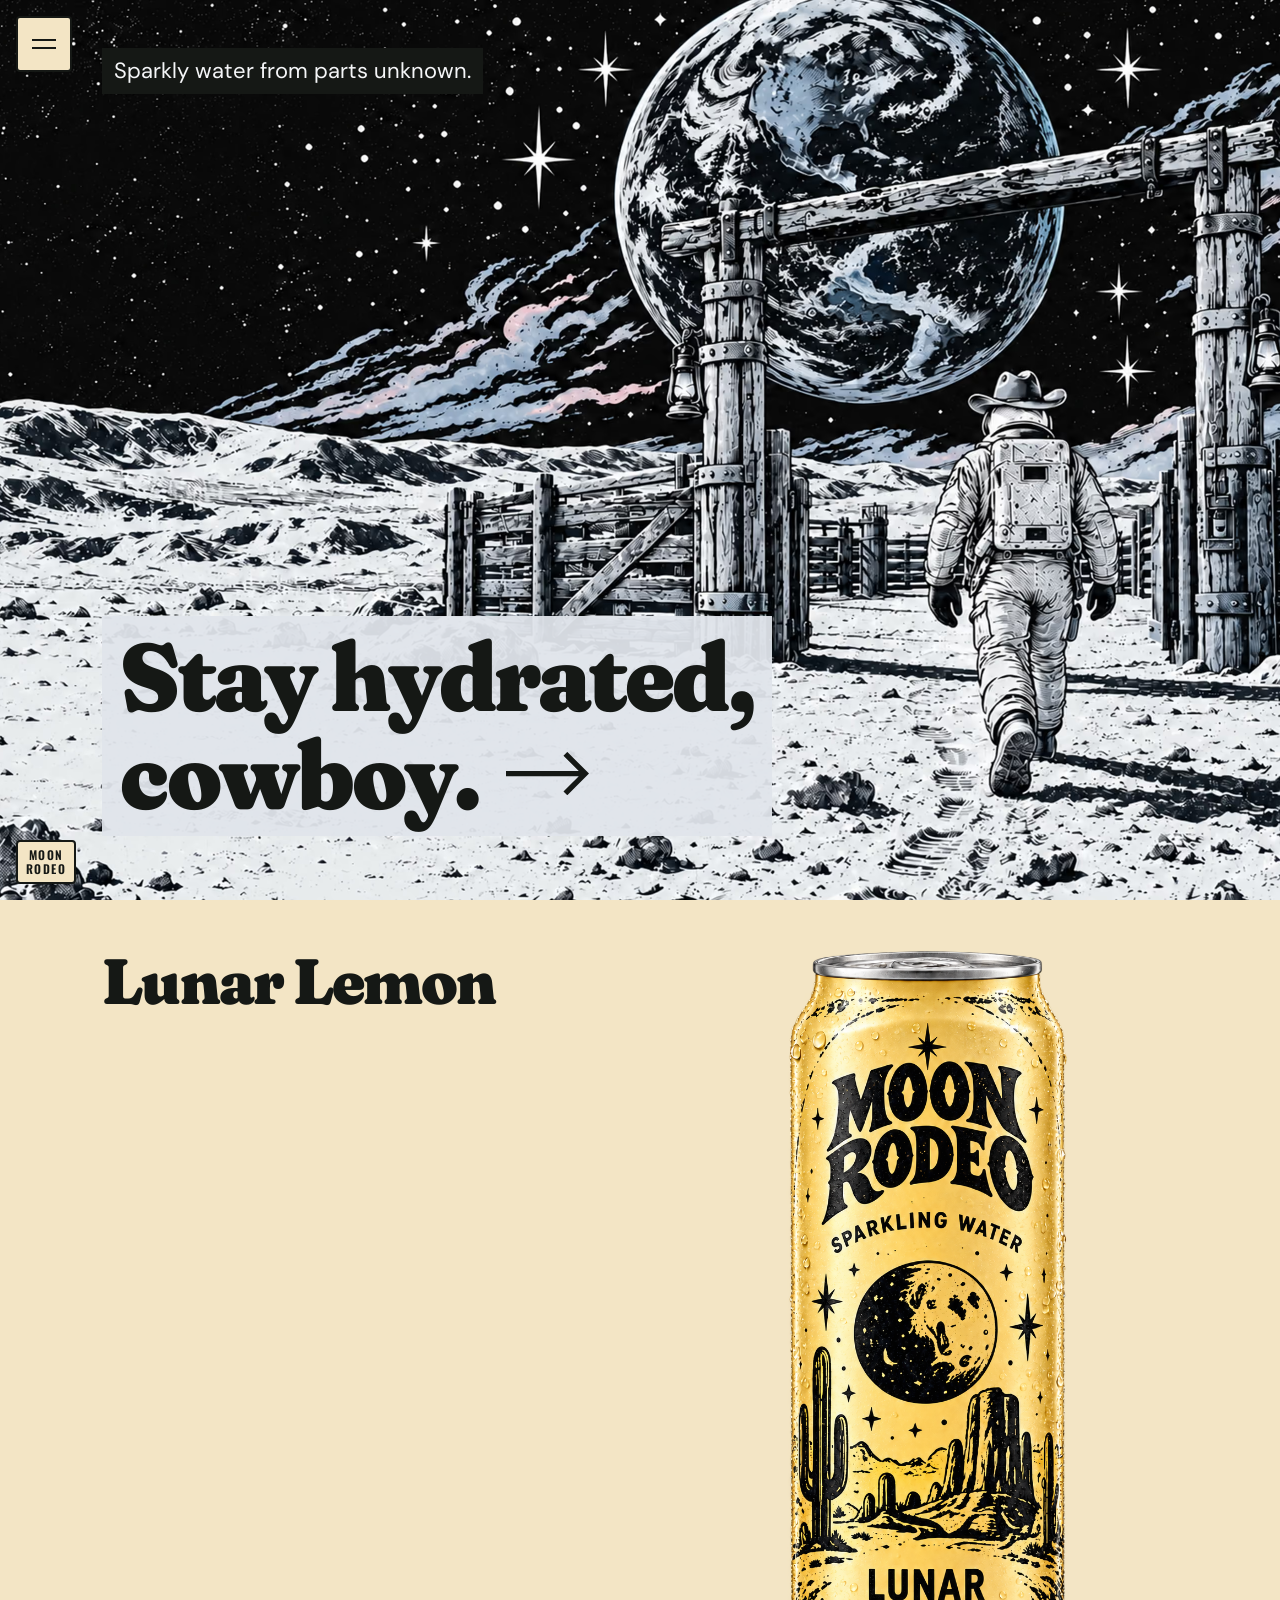
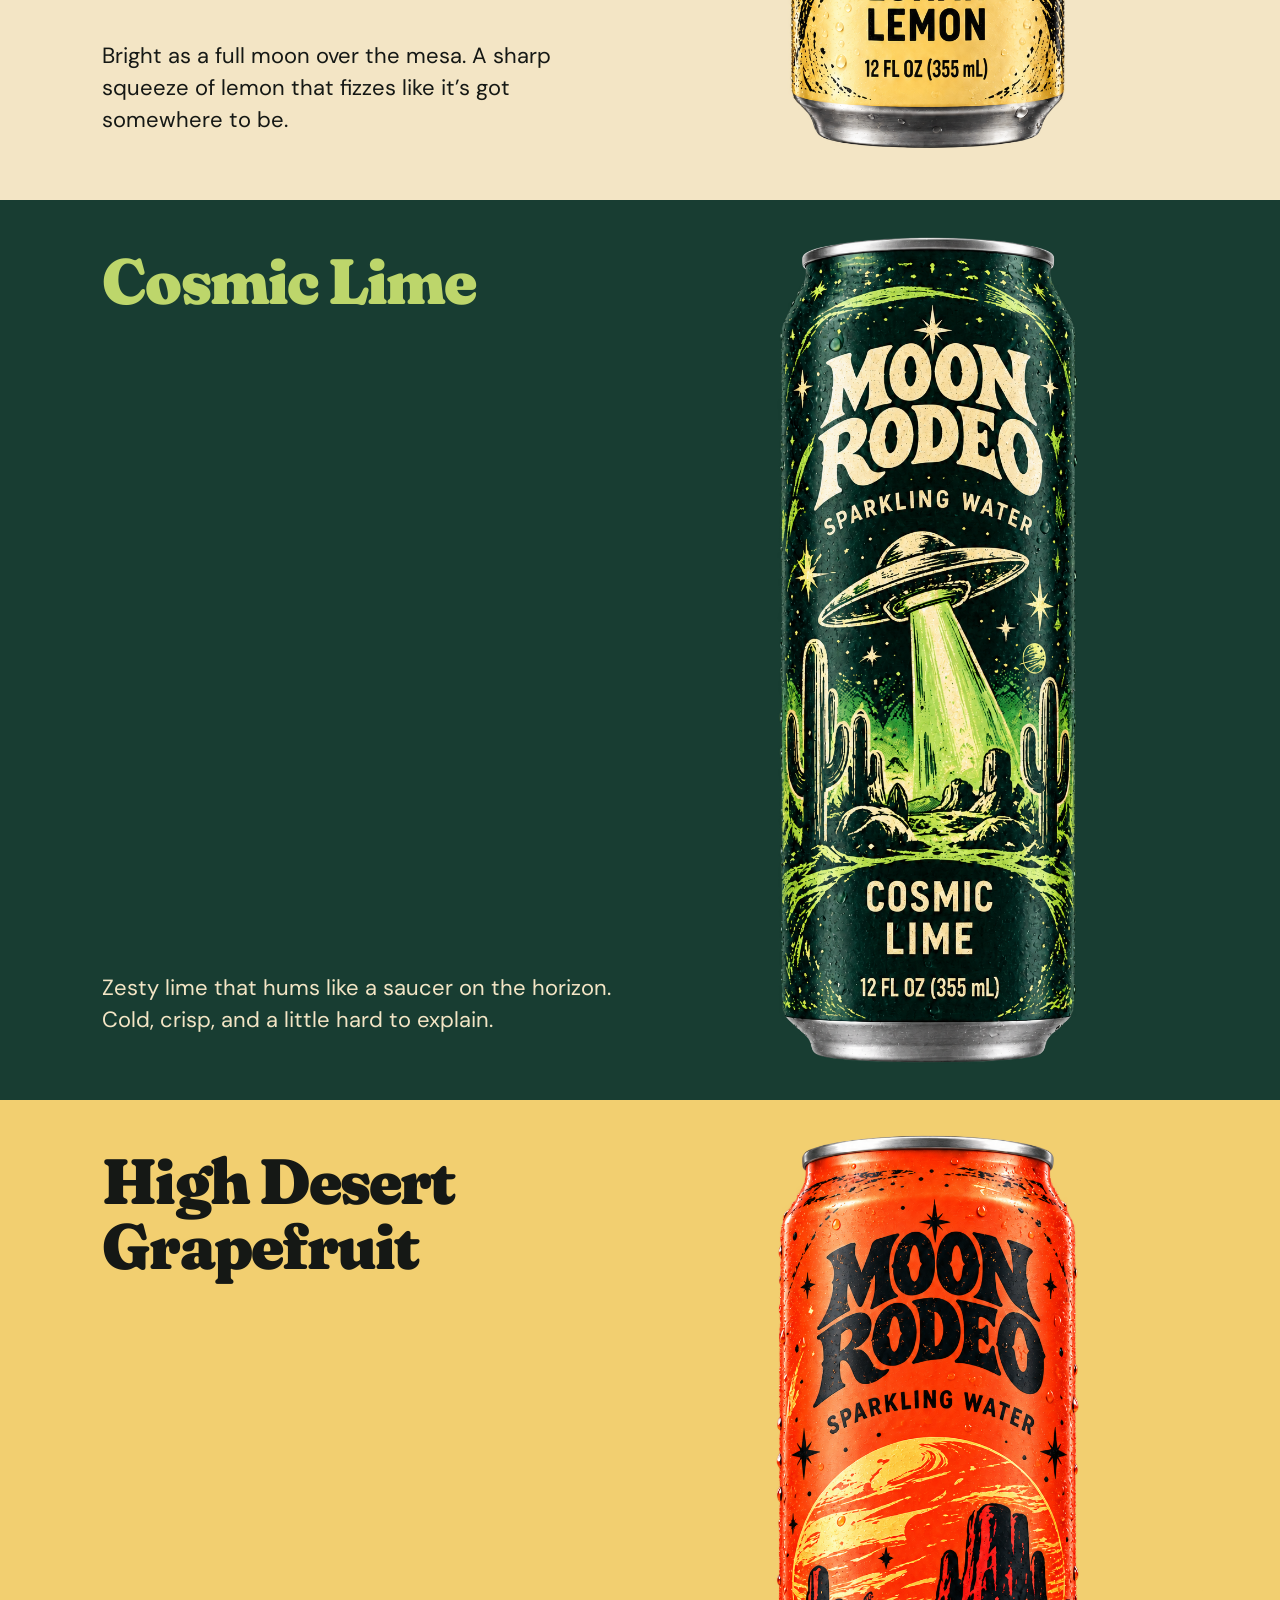
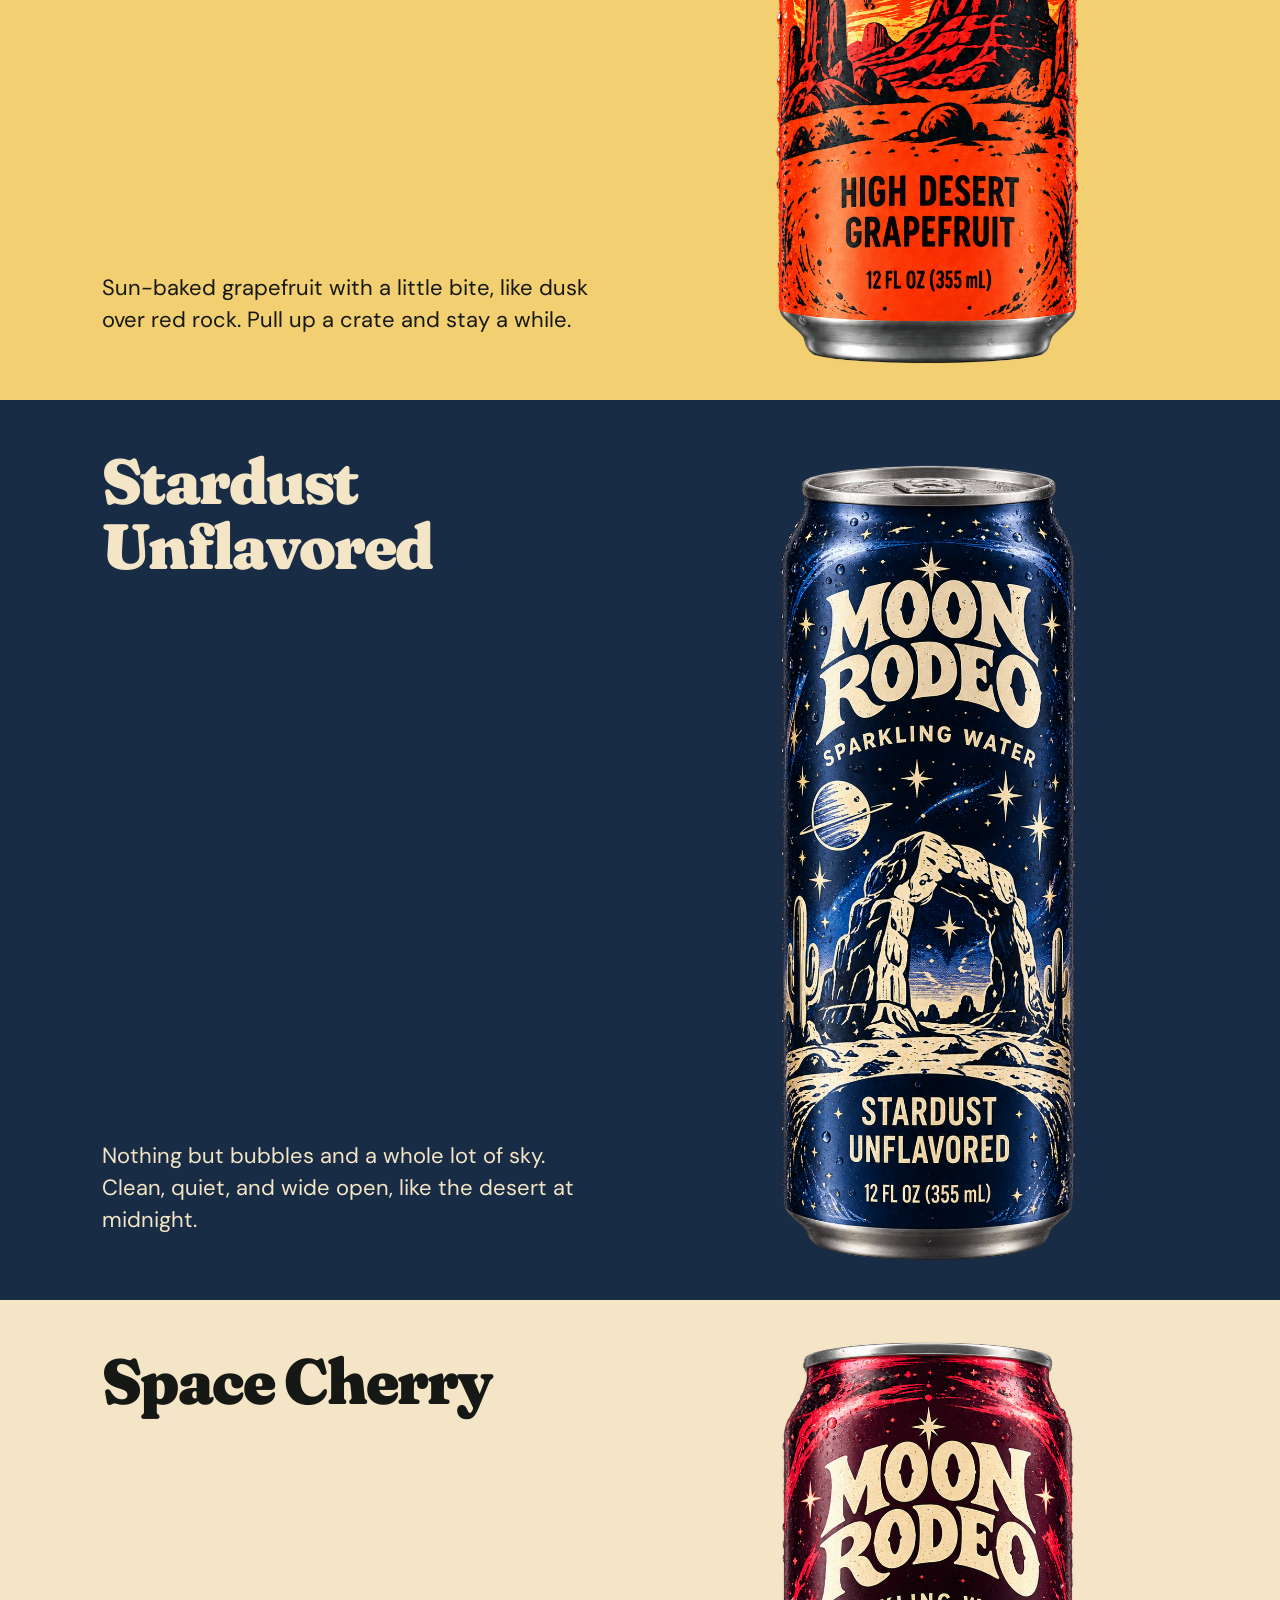
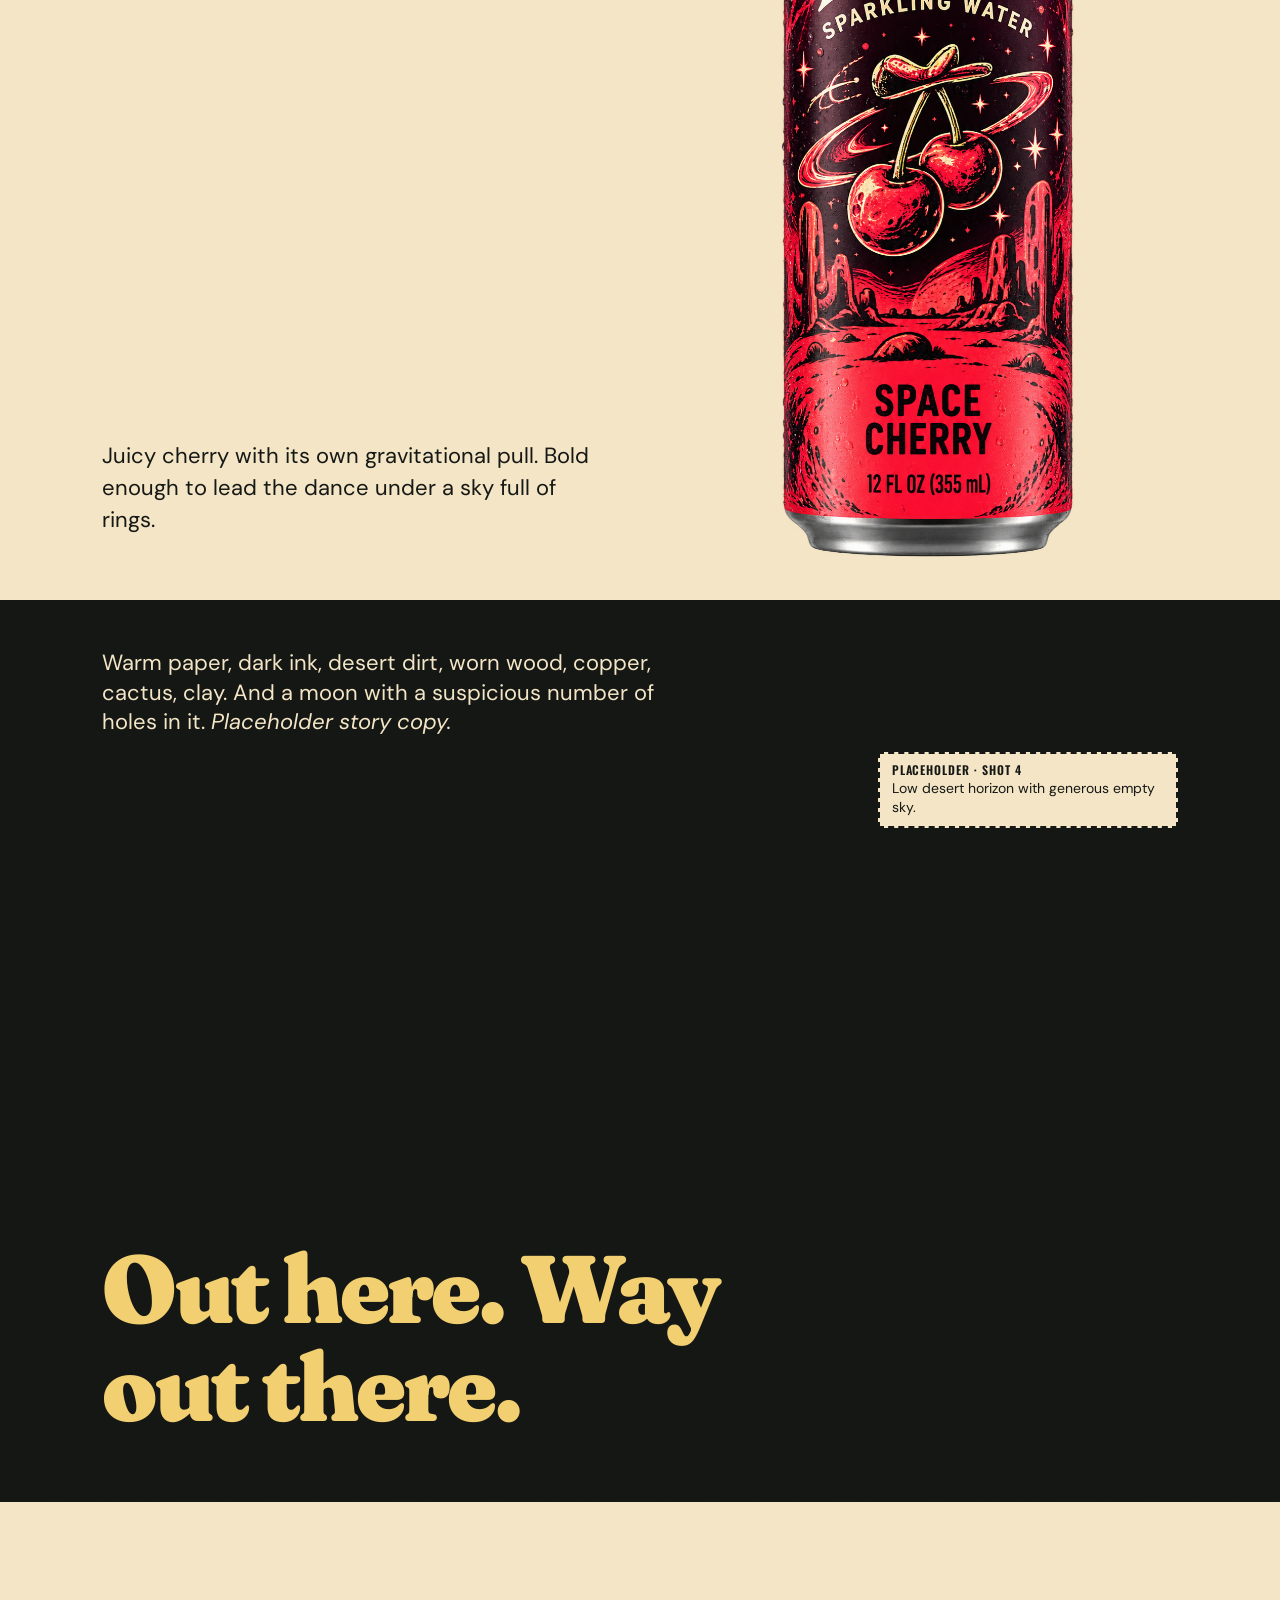
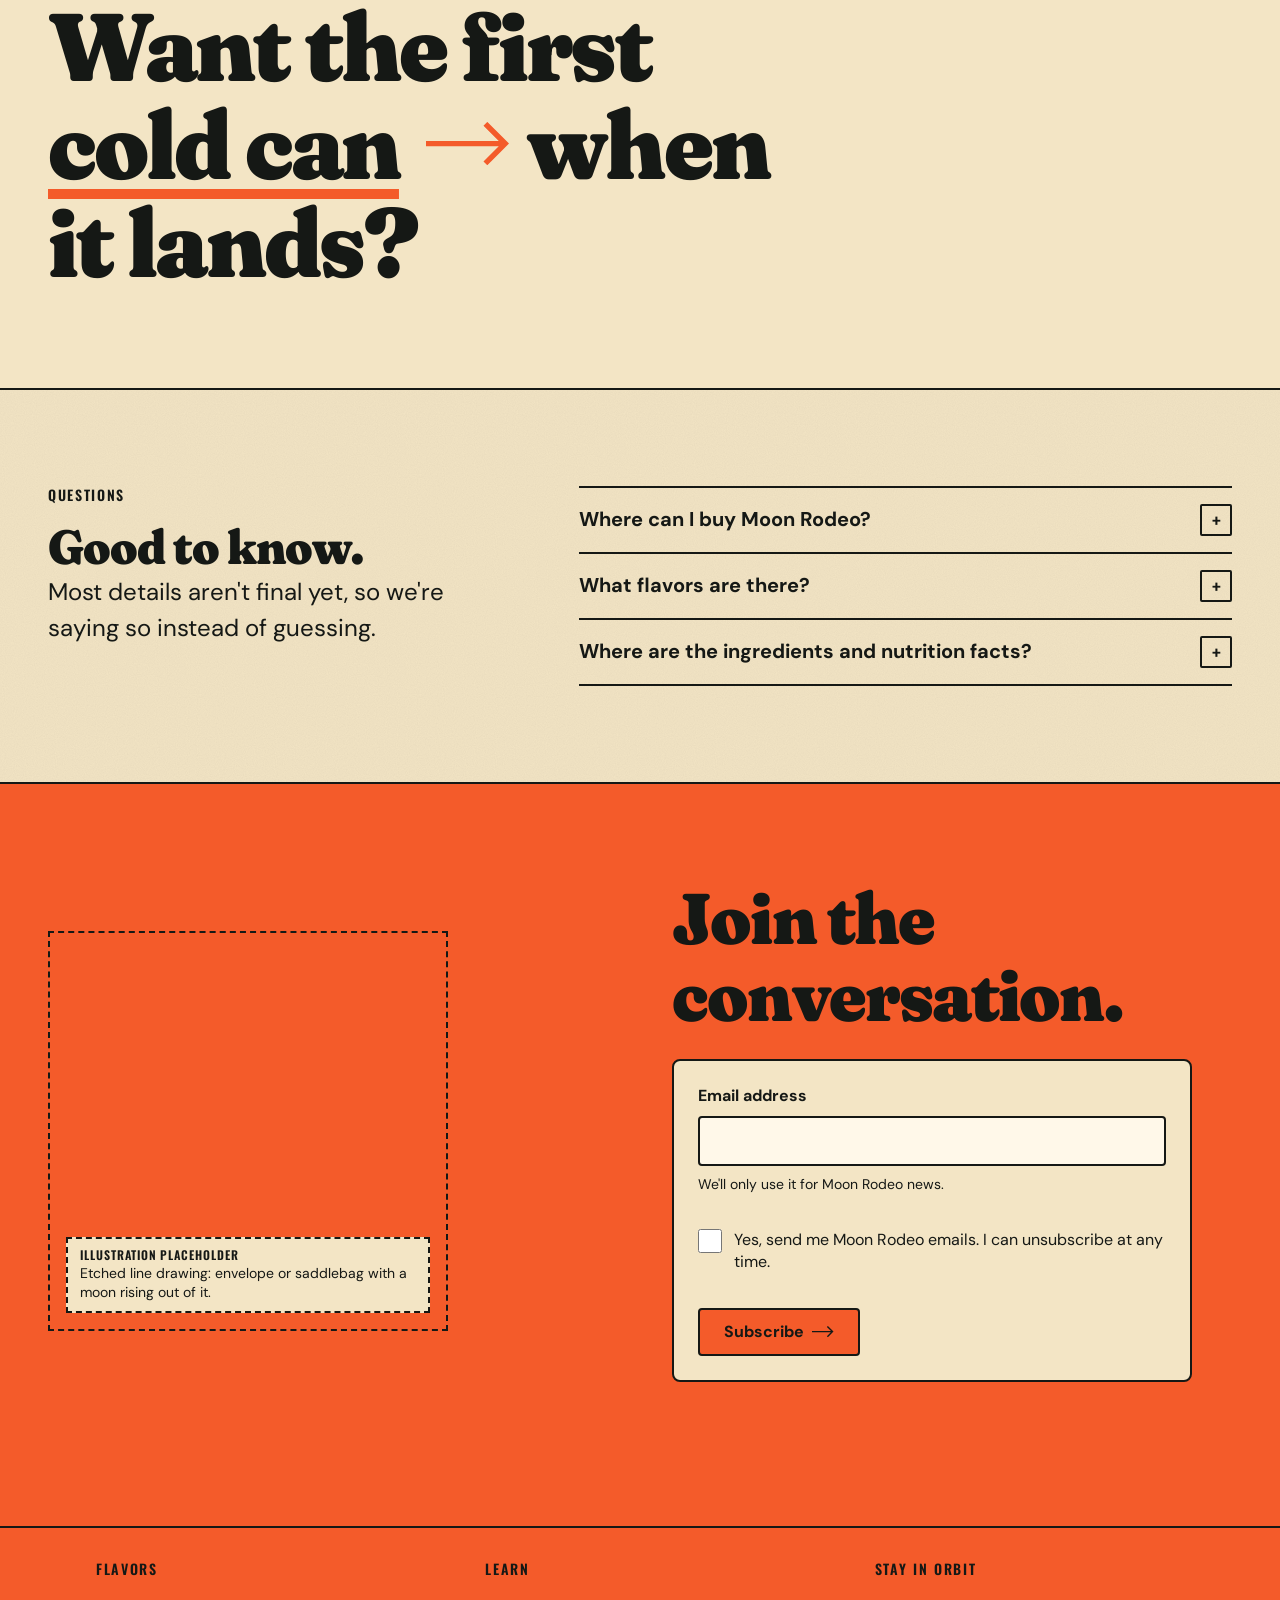
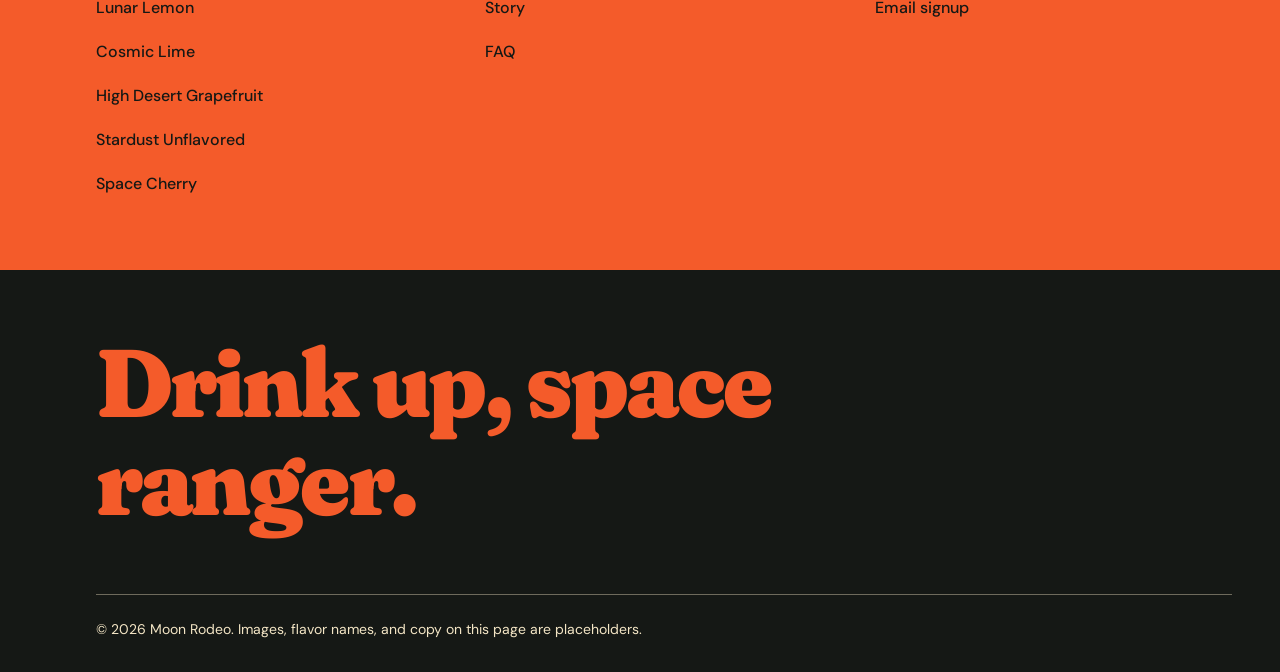
<file: index.html>
<!doctype html>
<html lang="en">
<head>
  <meta charset="utf-8">
  <meta name="viewport" content="width=device-width, initial-scale=1">
  <title>Moon Rodeo | Stay Hydrated Cowboy.</title>
  <meta name="description" content="Sparkly water from parts unknown.">
  <meta name="theme-color" content="#F3E5C5">
  <script>
    document.documentElement.classList.add('js');
    try { if (sessionStorage.getItem('mr-intro')) document.documentElement.classList.add('intro-seen'); sessionStorage.setItem('mr-intro', '1'); } catch (e) {}
  </script>

  <link rel="preconnect" href="https://fonts.googleapis.com">
  <link rel="preconnect" href="https://fonts.gstatic.com" crossorigin>
  <!-- Fraunces 900 at opsz 72, SOFT 70, WONK 1; Oswald 600; DM Sans 400/500/700.
       Dev convenience only: self-host licensed WOFF2 files (and keep the OFL files) for production. -->
  <link rel="stylesheet" href="https://fonts.googleapis.com/css2?family=DM+Sans:wght@400;500;700&family=Fraunces:opsz,wght,SOFT,WONK@72,900,70,1&family=Oswald:wght@600&display=swap">
  <link rel="stylesheet" href="styles.css">
</head>
<body>
  <!-- Shared icons -->
  <svg width="0" height="0" style="position:absolute" aria-hidden="true" focusable="false">
    <symbol id="i-arrow-right" viewBox="0 0 48 24"><path d="M0 12h44M33 1l11 11-11 11" fill="none" stroke="currentColor" stroke-width="3"/></symbol>
    <symbol id="i-arrow-down" viewBox="0 0 24 48"><path d="M12 0v44M1 33l11 11 11-11" fill="none" stroke="currentColor" stroke-width="3"/></symbol>
  </svg>

  <a class="skip-link" href="#main">Skip to content</a>

  <!-- Intro splash (JS + motion only; purely decorative) -->
  <div class="intro" aria-hidden="true">
    <span class="intro__label">Moon<br>Rodeo</span>
  </div>

  <!-- Fixed chrome: menu button top-left, text brand stamp bottom-left (ju.st pattern) -->
  <header class="chrome">
    <button class="menu-btn" type="button" aria-expanded="false" aria-controls="menu" aria-label="Menu">
      <span class="menu-btn__bars" aria-hidden="true"></span>
    </button>
    <a class="stamp" href="#top" aria-label="Moon Rodeo, back to top">
      <span aria-hidden="true">Moon<br>Rodeo</span>
    </a>
  </header>

  <!-- Full-screen menu -->
  <div class="menu" id="menu" hidden>
    <nav class="menu__inner" aria-label="Primary">
      <ul class="menu__list">
        <li><a href="#flavors">Flavors <svg class="menu__arrow" aria-hidden="true"><use href="#i-arrow-down"/></svg></a></li>
        <li><a href="#story">Story <svg class="menu__arrow" aria-hidden="true"><use href="#i-arrow-down"/></svg></a></li>
        <li><a href="#faq">FAQ <svg class="menu__arrow" aria-hidden="true"><use href="#i-arrow-down"/></svg></a></li>
        <li><a href="#signup">Stay in orbit <svg class="menu__arrow" aria-hidden="true"><use href="#i-arrow-down"/></svg></a></li>
      </ul>
    </nav>
  </div>

  <main id="main">

    <!-- ============ Slide stack ============
         Each .slide is sticky, so the next one slides up over it while scrolling.
         To add real photography, replace a .slide__placeholder with:
         <picture class="slide__media">
           <source media="(max-width: 767px)" srcset="assets/img/mr-home-01-mobile.avif" type="image/avif">
           <source srcset="assets/img/mr-home-01-desktop.avif" type="image/avif">
           <img src="assets/img/mr-home-01-desktop.jpg" width="2880" height="1800" alt="…">
         </picture> -->
    <div class="stack" id="top">

      <section class="slide slide--hero" aria-labelledby="hero-title">
        <picture class="slide__media">
          <source media="(max-width: 767px)" srcset="assets/img/mr-home-01-hero-mobile-cool-nosign-v05.avif" type="image/avif">
          <source media="(max-width: 767px)" srcset="assets/img/mr-home-01-hero-mobile-cool-nosign-v05.webp" type="image/webp">
          <source media="(max-width: 767px)" srcset="assets/img/mr-home-01-hero-mobile-cool-nosign-v05.jpg" type="image/jpeg">
          <source srcset="assets/img/mr-home-01-hero-desktop-cool-nosign-v05.avif" type="image/avif">
          <source srcset="assets/img/mr-home-01-hero-desktop-cool-nosign-v05.webp" type="image/webp">
          <img src="assets/img/mr-home-01-hero-desktop-cool-nosign-v05.jpg" width="2880" height="1800" fetchpriority="high" loading="eager" alt="An astronaut in a cowboy hat approaches a lunar rodeo gate beneath Earth, white stars, and faint pink clouds in a cool gray sky.">
        </picture>
        <div class="slide__grid">
          <p class="slide__intro">Sparkly water from parts unknown.</p>
          <h1 class="slide__title" id="hero-title">
            <a href="#story">Stay hydrated,<br> cowboy.<svg class="arrow" aria-hidden="true"><use href="#i-arrow-right"/></svg></a>
          </h1>
        </div>
      </section>

      <section class="slide slide--lemon" id="flavors" aria-labelledby="f1">
        <div class="flavor-product"><img src="assets/products/mr-can-lemon-front-v01.png" width="1024" height="1536" loading="lazy" decoding="async" alt="Moon Rodeo lemon sparkling water can"></div>
        <div class="slide__grid">
          <h2 class="slide__title" id="f1">Lunar Lemon</h2>
          <p class="slide__desc">Bright as a full moon over the mesa. A sharp squeeze of lemon that fizzes like it’s got somewhere to be.</p>
        </div>
      </section>

      <section class="slide slide--lime" id="cosmic-lime" aria-labelledby="f2">
        <div class="flavor-product"><img src="assets/products/mr-can-lime-front-v01.png" width="1024" height="1536" loading="lazy" decoding="async" alt="Moon Rodeo lime sparkling water can"></div>
        <div class="slide__grid">
          <h2 class="slide__title" id="f2">Cosmic Lime</h2>
          <p class="slide__desc">Zesty lime that hums like a saucer on the horizon. Cold, crisp, and a little hard to explain.</p>
        </div>
      </section>

      <section class="slide slide--grapefruit" id="high-desert-grapefruit" aria-labelledby="f3">
        <div class="flavor-product"><img src="assets/products/mr-can-grapefruit-front-v01.png" width="1024" height="1536" loading="lazy" decoding="async" alt="Moon Rodeo grapefruit sparkling water can"></div>
        <div class="slide__grid">
          <h2 class="slide__title" id="f3">High Desert Grapefruit</h2>
          <p class="slide__desc">Sun-baked grapefruit with a little bite, like dusk over red rock. Pull up a crate and stay a while.</p>
        </div>
      </section>

      <section class="slide slide--plain" id="stardust-unflavored" aria-labelledby="f4">
        <div class="flavor-product"><img src="assets/products/mr-can-unflavored-front-v01.png" width="971" height="1619" loading="lazy" decoding="async" alt="Moon Rodeo unflavored sparkling water can"></div>
        <div class="slide__grid">
          <h2 class="slide__title" id="f4">Stardust Unflavored</h2>
          <p class="slide__desc">Nothing but bubbles and a whole lot of sky. Clean, quiet, and wide open, like the desert at midnight.</p>
        </div>
      </section>

      <section class="slide slide--cherry" id="space-cherry" aria-labelledby="f5">
        <div class="flavor-product"><img src="assets/products/mr-can-cherry-front-v01.png" width="941" height="1672" loading="lazy" decoding="async" alt="Moon Rodeo cherry sparkling water can"></div>
        <div class="slide__grid">
          <h2 class="slide__title" id="f5">Space Cherry</h2>
          <p class="slide__desc">Juicy cherry with its own gravitational pull. Bold enough to lead the dance under a sky full of rings.</p>
        </div>
      </section>

      <section class="slide slide--story" id="story" aria-labelledby="story-title">
        <div class="slide__placeholder" role="img" aria-label="Placeholder for landscape photograph">
          <p class="ph-tag"><strong>Placeholder · Shot 4</strong>Low desert horizon with generous empty sky.</p>
        </div>
        <div class="slide__grid">
          <p class="slide__intro">Warm paper, dark ink, desert dirt, worn wood, copper, cactus, clay. And a moon with a suspicious number of holes in it. <em>Placeholder story copy.</em></p>
          <h2 class="slide__title" id="story-title">Out here. Way out there.</h2>
        </div>
      </section>
    </div>

    <!-- ============ Statement link (hover reveals an image) ============ -->
    <section class="statement" aria-label="Launch news">
      <div class="statement__bg" aria-hidden="true">
        <div class="slide__placeholder">
          <p class="ph-tag"><strong>Placeholder · Shot 2</strong>Hands and sparkling water around a worn outdoor wooden table.</p>
        </div>
      </div>
      <div class="wrap">
        <p class="statement__text">
          Want the first <a class="statement__link" href="#signup">cold can<svg class="arrow" aria-hidden="true"><use href="#i-arrow-right"/></svg></a> when it lands?
        </p>
      </div>
    </section>

    <!-- ============ FAQ ============ -->
    <section class="faq-section" id="faq" aria-labelledby="faq-title">
      <div class="wrap faq-grid">
        <div class="stack-md">
          <p class="overline">Questions</p>
          <h2 id="faq-title">Good to know.</h2>
          <p class="lead">Most details aren't final yet, so we're saying so instead of guessing.</p>
        </div>
        <div class="faq">
          <details>
            <summary>Where can I buy Moon Rodeo?</summary>
            <div class="faq__answer"><p>Retail and online details haven't been announced. <a class="link" href="#signup">Join the list</a> and you'll be first to hear.</p></div>
          </details>
          <details>
            <summary>What flavors are there?</summary>
            <div class="faq__answer"><p>The current concept lineup is Lunar Lemon, Cosmic Lime, High Desert Grapefruit, Stardust Unflavored, and Space Cherry. It may change before launch.</p></div>
          </details>
          <details>
            <summary>Where are the ingredients and nutrition facts?</summary>
            <div class="faq__answer"><p>They'll be published once the lineup is final. Until then, nothing on this page should be read as a product claim.</p></div>
          </details>
        </div>
      </div>
    </section>

    <!-- ============ Email capture ============ -->
    <section class="signup" id="signup" aria-labelledby="signup-title">
      <div class="wrap signup__grid">
        <div class="signup__art" role="img" aria-label="Placeholder for newsletter illustration">
          <p class="ph-tag"><strong>Illustration placeholder</strong>Etched line drawing: envelope or saddlebag with a moon rising out of it.</p>
        </div>

        <div class="signup__form-col">
          <h2 id="signup-title">Join the conversation.</h2>

          <form class="form" id="signup-form" novalidate>
            <div class="field">
              <label for="email">Email address</label>
              <input class="input" id="email" name="email" type="email" autocomplete="email" inputmode="email" aria-describedby="email-help email-error">
              <p class="helper" id="email-help">We'll only use it for Moon Rodeo news.</p>
              <p class="error-text" id="email-error" hidden></p>
            </div>

            <div class="field">
              <label class="check" for="consent">
                <input type="checkbox" id="consent" name="consent" aria-describedby="consent-error">
                <span>Yes, send me Moon Rodeo emails. I can unsubscribe at any time.</span>
              </label>
              <p class="error-text" id="consent-error" hidden></p>
            </div>

            <div>
              <button class="btn btn--primary" type="submit" id="signup-submit">Subscribe <svg class="arrow" aria-hidden="true"><use href="#i-arrow-right"/></svg></button>
            </div>

            <div class="form-status" id="signup-status" role="status" aria-live="polite" hidden></div>
          </form>
        </div>
      </div>
    </section>
  </main>

  <!-- ============ Footer ============ -->
  <footer class="footer">
    <div class="footer__top">
      <div class="wrap footer__cols">
        <nav aria-labelledby="fh-flavors">
          <h2 id="fh-flavors">Flavors</h2>
          <ul>
            <li><a href="#flavors">Lunar Lemon</a></li>
            <li><a href="#cosmic-lime">Cosmic Lime</a></li>
            <li><a href="#high-desert-grapefruit">High Desert Grapefruit</a></li>
            <li><a href="#stardust-unflavored">Stardust Unflavored</a></li>
            <li><a href="#space-cherry">Space Cherry</a></li>
          </ul>
        </nav>
        <nav aria-labelledby="fh-learn">
          <h2 id="fh-learn">Learn</h2>
          <ul>
            <li><a href="#story">Story</a></li>
            <li><a href="#faq">FAQ</a></li>
          </ul>
        </nav>
        <nav aria-labelledby="fh-news">
          <h2 id="fh-news">Stay in orbit</h2>
          <ul>
            <li><a href="#signup">Email signup</a></li>
          </ul>
        </nav>
        <!-- Social links go here once the accounts exist (see ASSETS.md). -->
      </div>
    </div>
    <div class="footer__bottom">
      <div class="wrap">
        <p class="footer__sign" aria-hidden="true">Drink up, space ranger.</p>
        <p class="footer__legal">&copy; 2026 Moon Rodeo. Images, flavor names, and copy on this page are placeholders.</p>
      </div>
    </div>
  </footer>

  <script src="main.js"></script>
</body>
</html>
</file>
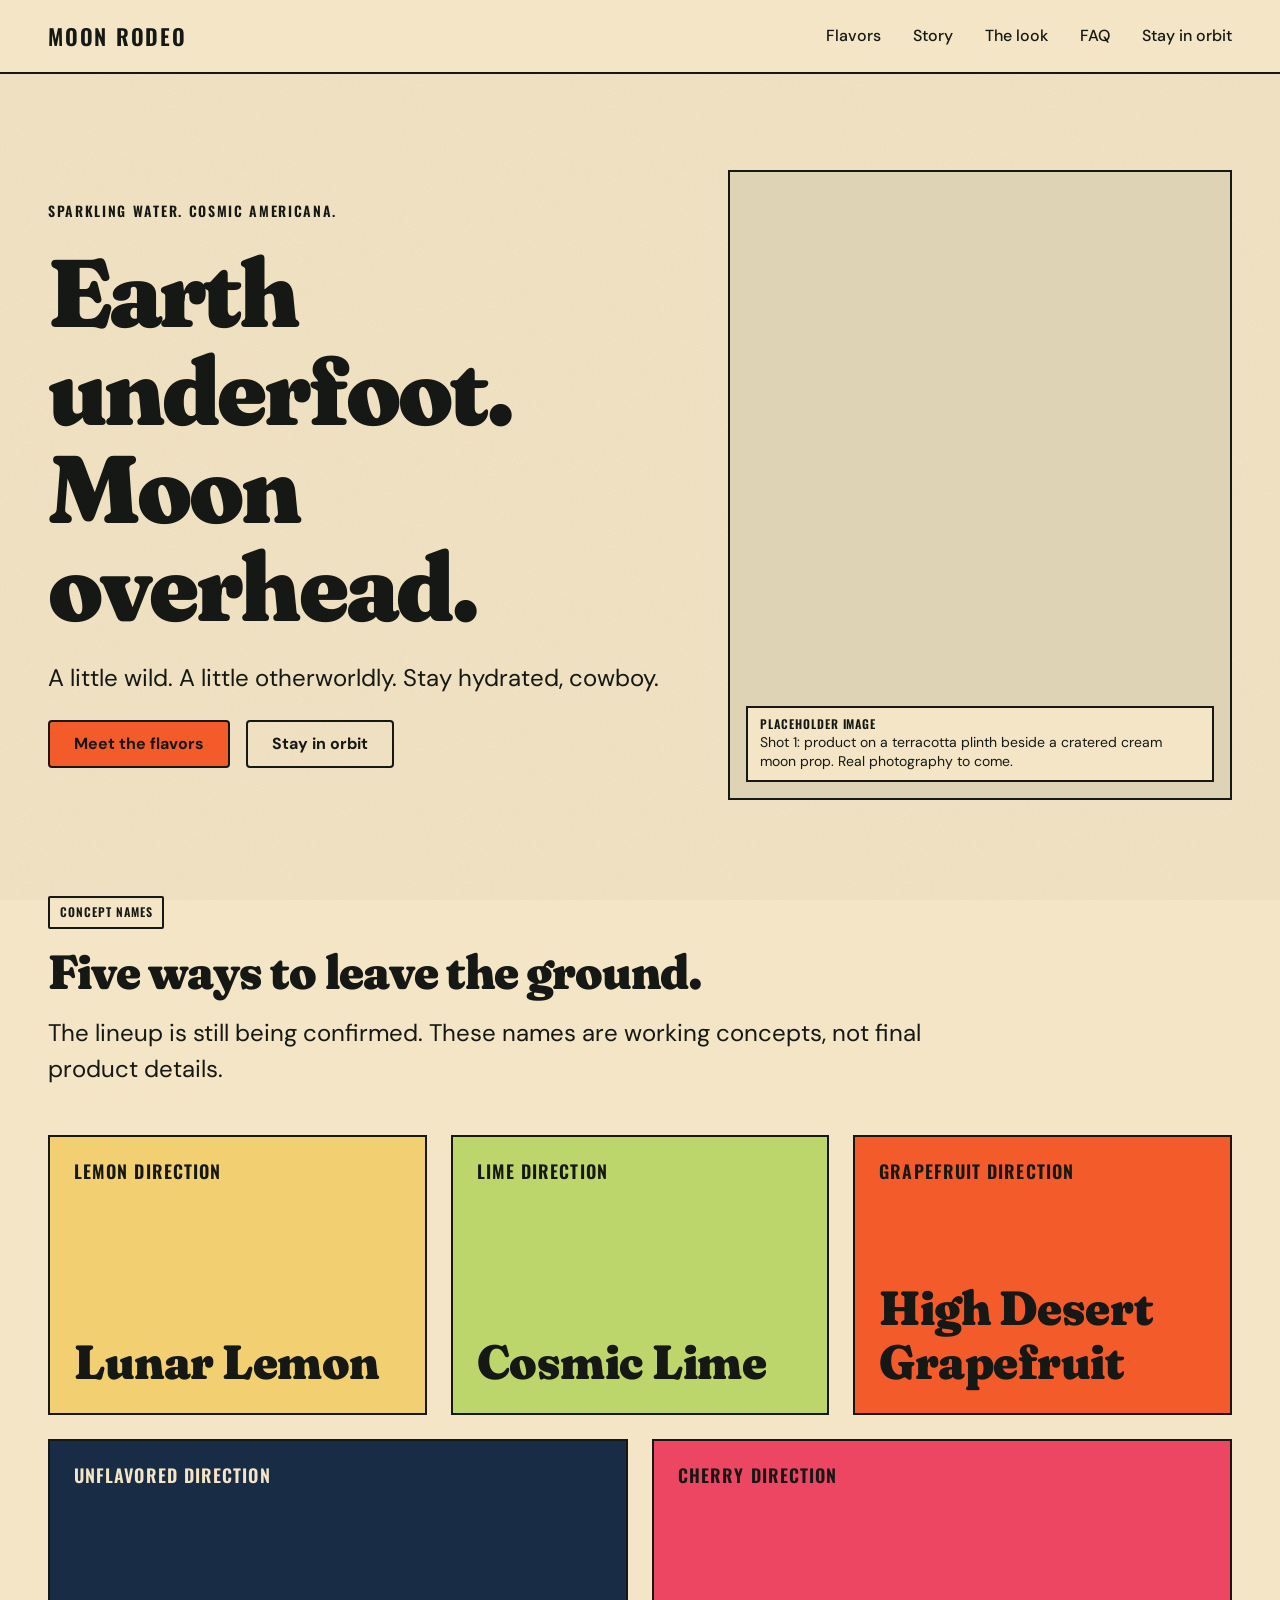
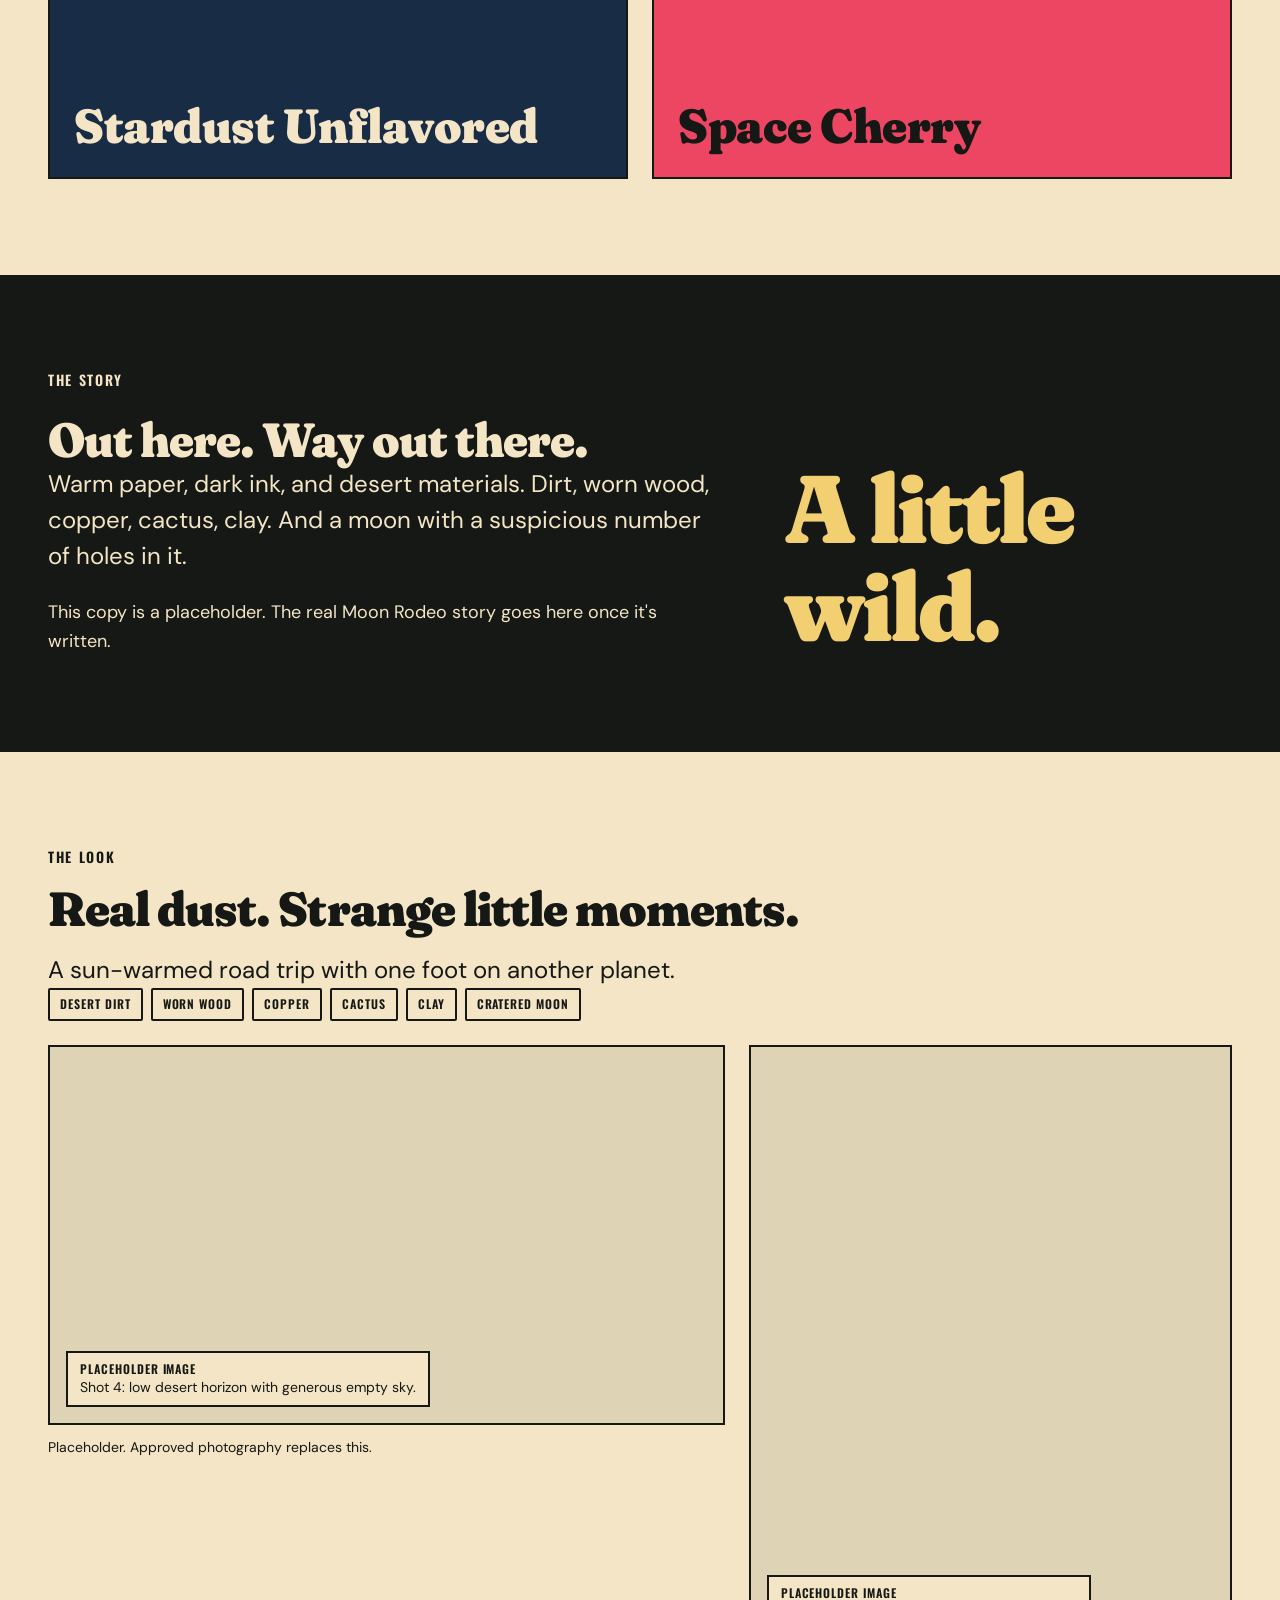
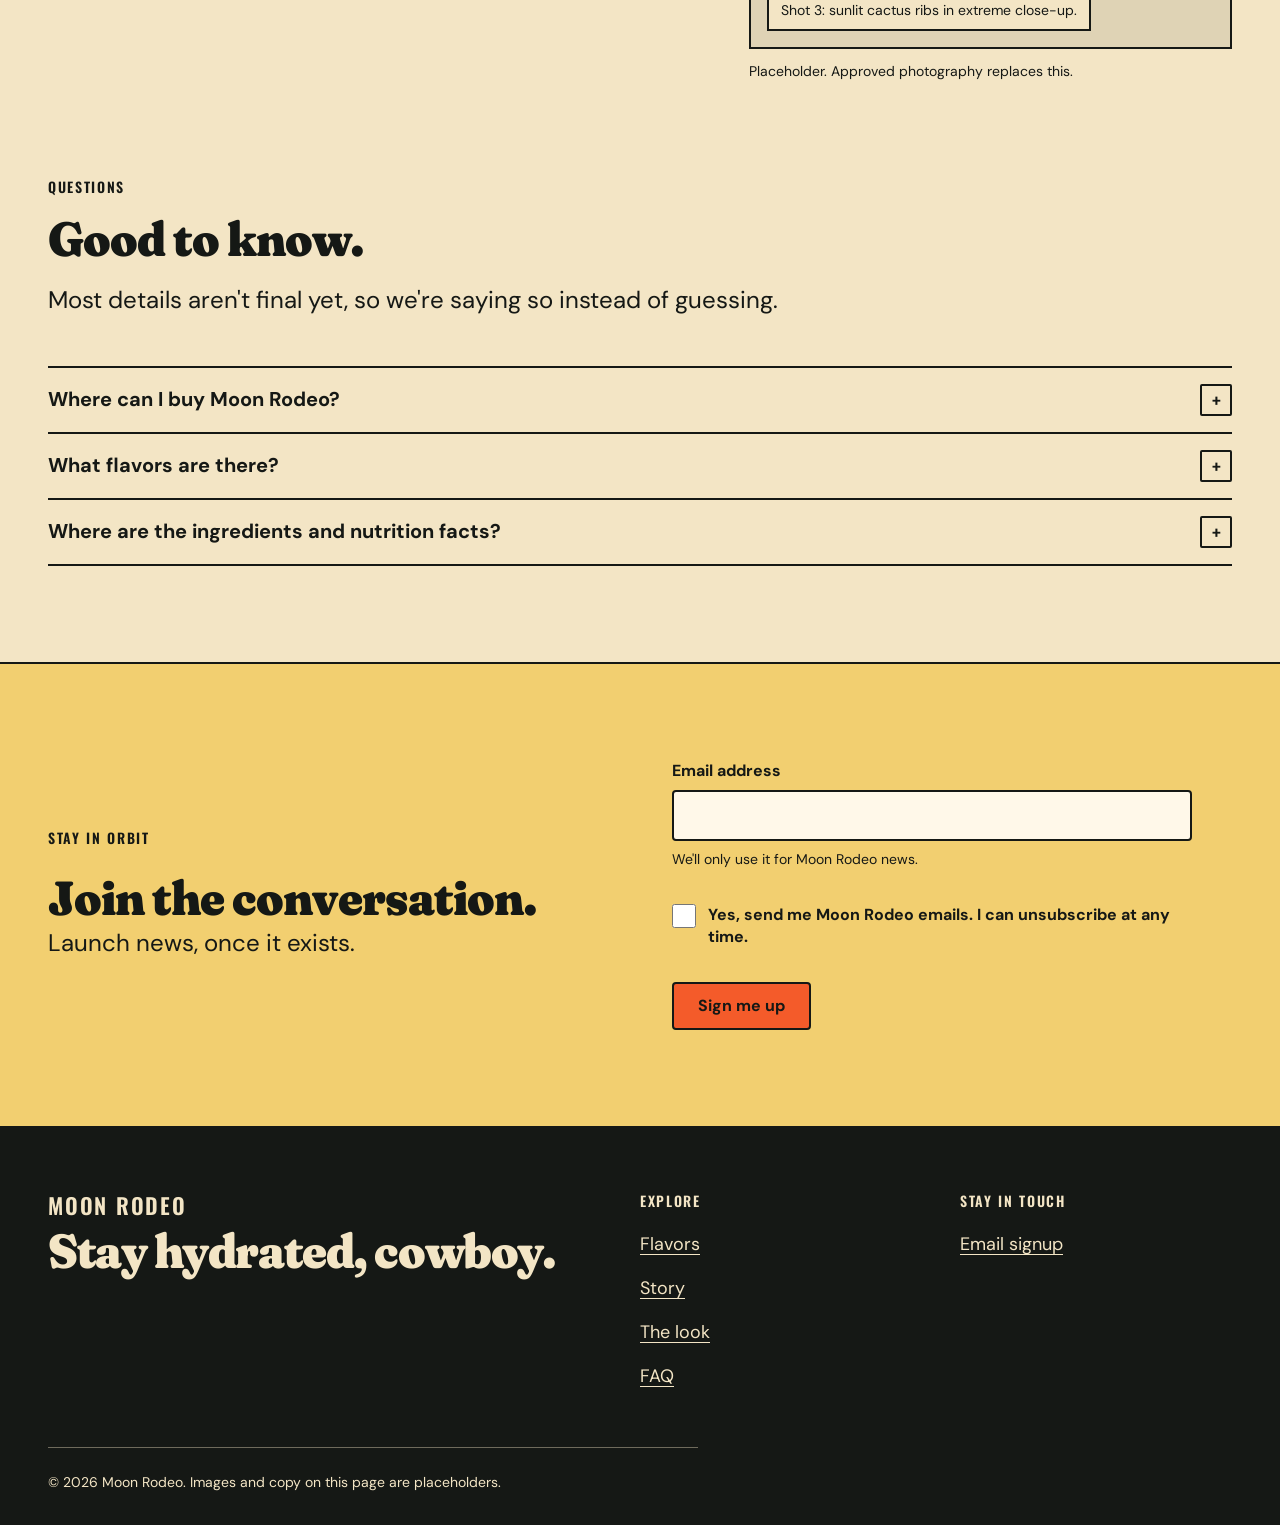
<file: _previous-build/index.html>
<!doctype html>
<html lang="en">
<head>
  <meta charset="utf-8">
  <meta name="viewport" content="width=device-width, initial-scale=1">
  <title>Moon Rodeo | Earth underfoot. Moon overhead.</title>
  <meta name="description" content="Moon Rodeo is a sparkling water with a little wild, a little otherworldly streak.">
  <script>document.documentElement.classList.add('js');</script>

  <link rel="preconnect" href="https://fonts.googleapis.com">
  <link rel="preconnect" href="https://fonts.gstatic.com" crossorigin>
  <!-- Fraunces 900 at opsz 72, SOFT 70, WONK 1; Oswald 600; DM Sans 400/500/700.
       Dev convenience only: self-host licensed WOFF2 files (and keep the OFL files) for production. -->
  <link rel="stylesheet" href="https://fonts.googleapis.com/css2?family=DM+Sans:wght@400;500;700&family=Fraunces:opsz,wght,SOFT,WONK@72,900,70,1&family=Oswald:wght@600&display=swap">
  <link rel="stylesheet" href="styles.css">
</head>
<body>
  <a class="skip-link" href="#main">Skip to content</a>

  <header class="site-header">
    <div class="container site-header__inner">
      <div class="site-header__bar">
        <a class="brand" href="#top">Moon Rodeo</a>
        <button class="btn btn--secondary btn--compact nav-toggle" type="button" aria-expanded="false" aria-controls="site-nav">
          <span class="nav-toggle__label">Menu</span>
        </button>
      </div>
      <nav class="site-nav" id="site-nav" aria-label="Primary">
        <ul>
          <li><a href="#flavors">Flavors</a></li>
          <li><a href="#story">Story</a></li>
          <li><a href="#look">The look</a></li>
          <li><a href="#faq">FAQ</a></li>
          <li><a href="#signup">Stay in orbit</a></li>
        </ul>
      </nav>
    </div>
  </header>

  <main id="main">
    <!-- Hero -->
    <section class="hero" id="top" aria-labelledby="hero-title">
      <div class="container hero__grid">
        <div class="hero__copy">
          <p class="overline">Sparkling water. Cosmic Americana.</p>
          <h1 class="display" id="hero-title">Earth underfoot. Moon overhead.</h1>
          <p class="lead">A little wild. A little otherworldly. Stay hydrated, cowboy.</p>
          <div class="btn-row">
            <a class="btn btn--primary" href="#flavors">Meet the flavors</a>
            <a class="btn btn--secondary" href="#signup">Stay in orbit</a>
          </div>
        </div>
        <div>
          <div class="placeholder placeholder--4x5" role="img" aria-label="Placeholder for hero photograph: product on a terracotta plinth beside a cratered cream moon prop">
            <p class="placeholder__note"><strong>Placeholder image</strong>Shot 1: product on a terracotta plinth beside a cratered cream moon prop. Real photography to come.</p>
          </div>
        </div>
      </div>
    </section>

    <!-- Flavors -->
    <section class="section" id="flavors" aria-labelledby="flavors-title" style="padding-top: 0;">
      <div class="container">
        <div class="section-head">
          <span><span class="badge">Concept names</span></span>
          <h2 id="flavors-title">Five ways to leave the ground.</h2>
          <p class="lead">The lineup is still being confirmed. These names are working concepts, not final product details.</p>
        </div>

        <ul class="flavor-grid">
          <li class="flavor flavor--lemon">
            <p class="flavor-label">Lemon direction</p>
            <h3>Lunar Lemon</h3>
          </li>
          <li class="flavor flavor--lime">
            <p class="flavor-label">Lime direction</p>
            <h3>Cosmic Lime</h3>
          </li>
          <li class="flavor flavor--grapefruit">
            <p class="flavor-label">Grapefruit direction</p>
            <h3>High Desert Grapefruit</h3>
          </li>
          <li class="flavor flavor--plain">
            <p class="flavor-label">Unflavored direction</p>
            <h3>Stardust Unflavored</h3>
          </li>
          <li class="flavor flavor--cherry">
            <p class="flavor-label">Cherry direction</p>
            <h3>Space Cherry</h3>
          </li>
        </ul>
      </div>
    </section>

    <!-- Story -->
    <section class="section section--ink" id="story" aria-labelledby="story-title">
      <div class="container story__grid">
        <div class="stack-lg">
          <p class="overline">The story</p>
          <h2 id="story-title">Out here. Way out there.</h2>
          <p class="lead">Warm paper, dark ink, and desert materials. Dirt, worn wood, copper, cactus, clay. And a moon with a suspicious number of holes in it.</p>
          <p>This copy is a placeholder. The real Moon Rodeo story goes here once it's written.</p>
        </div>
        <p class="display story__quote" aria-hidden="true">A little wild.</p>
      </div>
    </section>

    <!-- The look -->
    <section class="section" id="look" aria-labelledby="look-title">
      <div class="container stack-lg">
        <div class="section-head" style="margin-bottom: 0;">
          <p class="overline">The look</p>
          <h2 id="look-title">Real dust. Strange little moments.</h2>
          <p class="lead">A sun-warmed road trip with one foot on another planet.</p>
        </div>

        <ul class="material-list" aria-label="Materials">
          <li><span class="badge">Desert dirt</span></li>
          <li><span class="badge">Worn wood</span></li>
          <li><span class="badge">Copper</span></li>
          <li><span class="badge">Cactus</span></li>
          <li><span class="badge">Clay</span></li>
          <li><span class="badge">Cratered moon</span></li>
        </ul>

        <div class="materials">
          <figure>
            <div class="placeholder placeholder--16x9" role="img" aria-label="Placeholder for landscape photograph: low desert horizon with generous empty sky">
              <p class="placeholder__note"><strong>Placeholder image</strong>Shot 4: low desert horizon with generous empty sky.</p>
            </div>
            <figcaption>Placeholder. Approved photography replaces this.</figcaption>
          </figure>
          <figure>
            <div class="placeholder placeholder--4x5" role="img" aria-label="Placeholder for close-up photograph: sunlit cactus ribs">
              <p class="placeholder__note"><strong>Placeholder image</strong>Shot 3: sunlit cactus ribs in extreme close-up.</p>
            </div>
            <figcaption>Placeholder. Approved photography replaces this.</figcaption>
          </figure>
        </div>
      </div>
    </section>

    <!-- FAQ -->
    <section class="section" id="faq" aria-labelledby="faq-title" style="padding-top: 0;">
      <div class="container">
        <div class="section-head">
          <p class="overline">Questions</p>
          <h2 id="faq-title">Good to know.</h2>
          <p class="lead">Most details aren't final yet, so we're saying so instead of guessing.</p>
        </div>

        <div class="faq">
          <details>
            <summary>Where can I buy Moon Rodeo?</summary>
            <div class="faq__answer"><p>Retail and online details haven't been announced. <a href="#signup">Join the list</a> and you'll be first to hear.</p></div>
          </details>
          <details>
            <summary>What flavors are there?</summary>
            <div class="faq__answer"><p>The current concept lineup is Lunar Lemon, Cosmic Lime, High Desert Grapefruit, Stardust Unflavored, and Space Cherry. It may change before launch.</p></div>
          </details>
          <details>
            <summary>Where are the ingredients and nutrition facts?</summary>
            <div class="faq__answer"><p>They'll be published once the lineup is final. Until then, nothing on this page should be read as a product claim.</p></div>
          </details>
        </div>
      </div>
    </section>

    <!-- Newsletter -->
    <section class="signup section" id="signup" aria-labelledby="signup-title">
      <div class="container signup__grid">
        <div class="stack-lg">
          <p class="overline">Stay in orbit</p>
          <h2 id="signup-title">Join the conversation.</h2>
          <p class="lead">Launch news, once it exists.</p>
        </div>

        <form class="form" id="signup-form" novalidate>
          <div class="field">
            <label for="email">Email address</label>
            <input class="input" id="email" name="email" type="email" autocomplete="email" inputmode="email" aria-describedby="email-help email-error">
            <p class="helper" id="email-help">We'll only use it for Moon Rodeo news.</p>
            <p class="error-text" id="email-error" hidden></p>
          </div>

          <div class="field">
            <label class="check" for="consent">
              <input type="checkbox" id="consent" name="consent" aria-describedby="consent-error">
              <span>Yes, send me Moon Rodeo emails. I can unsubscribe at any time.</span>
            </label>
            <p class="error-text" id="consent-error" hidden></p>
          </div>

          <div>
            <button class="btn btn--primary" type="submit" id="signup-submit">Sign me up</button>
          </div>

          <div class="form-status" id="signup-status" role="status" aria-live="polite" hidden></div>
        </form>
      </div>
    </section>
  </main>

  <footer class="site-footer">
    <div class="container">
      <div class="footer-grid">
        <div class="footer-brand stack">
          <a class="brand" href="#top">Moon Rodeo</a>
          <p class="display">Stay hydrated, cowboy.</p>
        </div>
        <nav aria-label="Explore">
          <h2>Explore</h2>
          <ul>
            <li><a class="link" href="#flavors">Flavors</a></li>
            <li><a class="link" href="#story">Story</a></li>
            <li><a class="link" href="#look">The look</a></li>
            <li><a class="link" href="#faq">FAQ</a></li>
          </ul>
        </nav>
        <nav aria-label="Stay in touch">
          <h2>Stay in touch</h2>
          <ul>
            <li><a class="link" href="#signup">Email signup</a></li>
          </ul>
        </nav>
      </div>
      <p class="footer-legal">&copy; 2026 Moon Rodeo. Images and copy on this page are placeholders.</p>
    </div>
  </footer>

  <script src="main.js"></script>
</body>
</html>
</file>
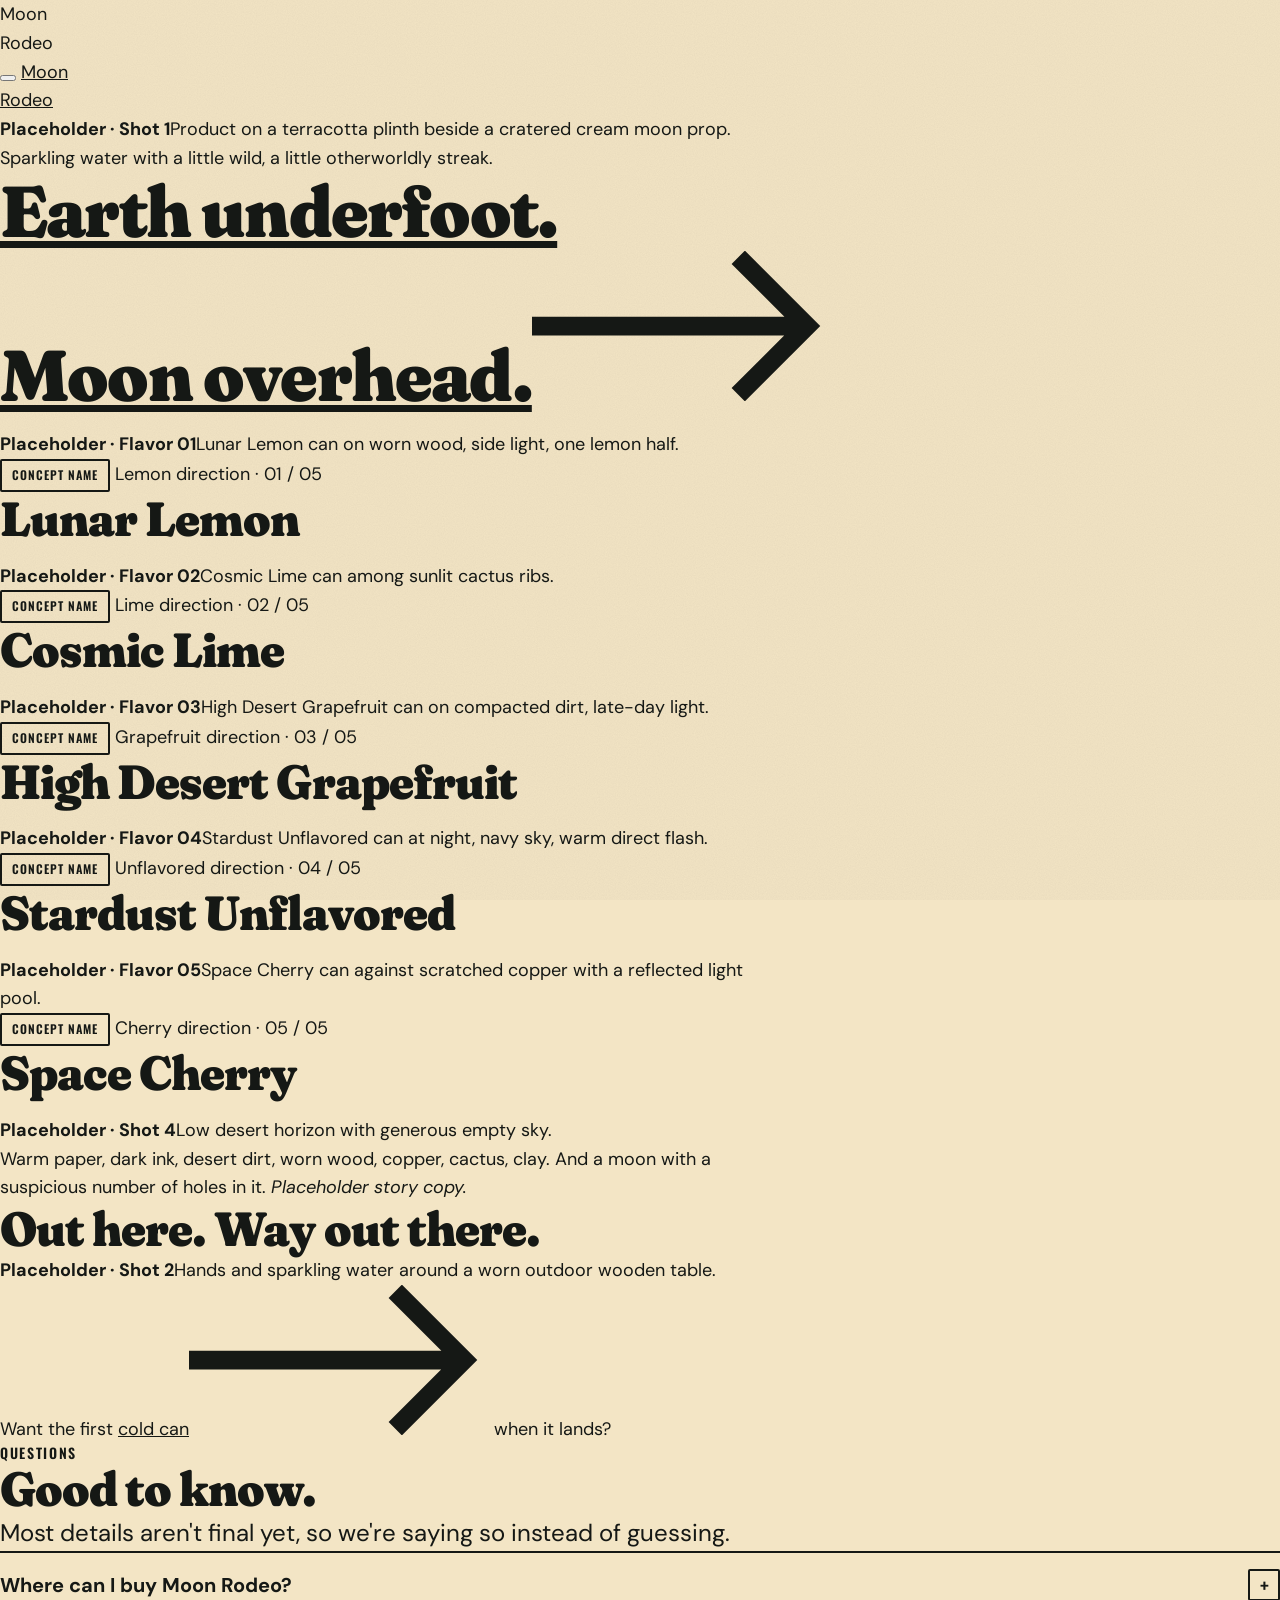
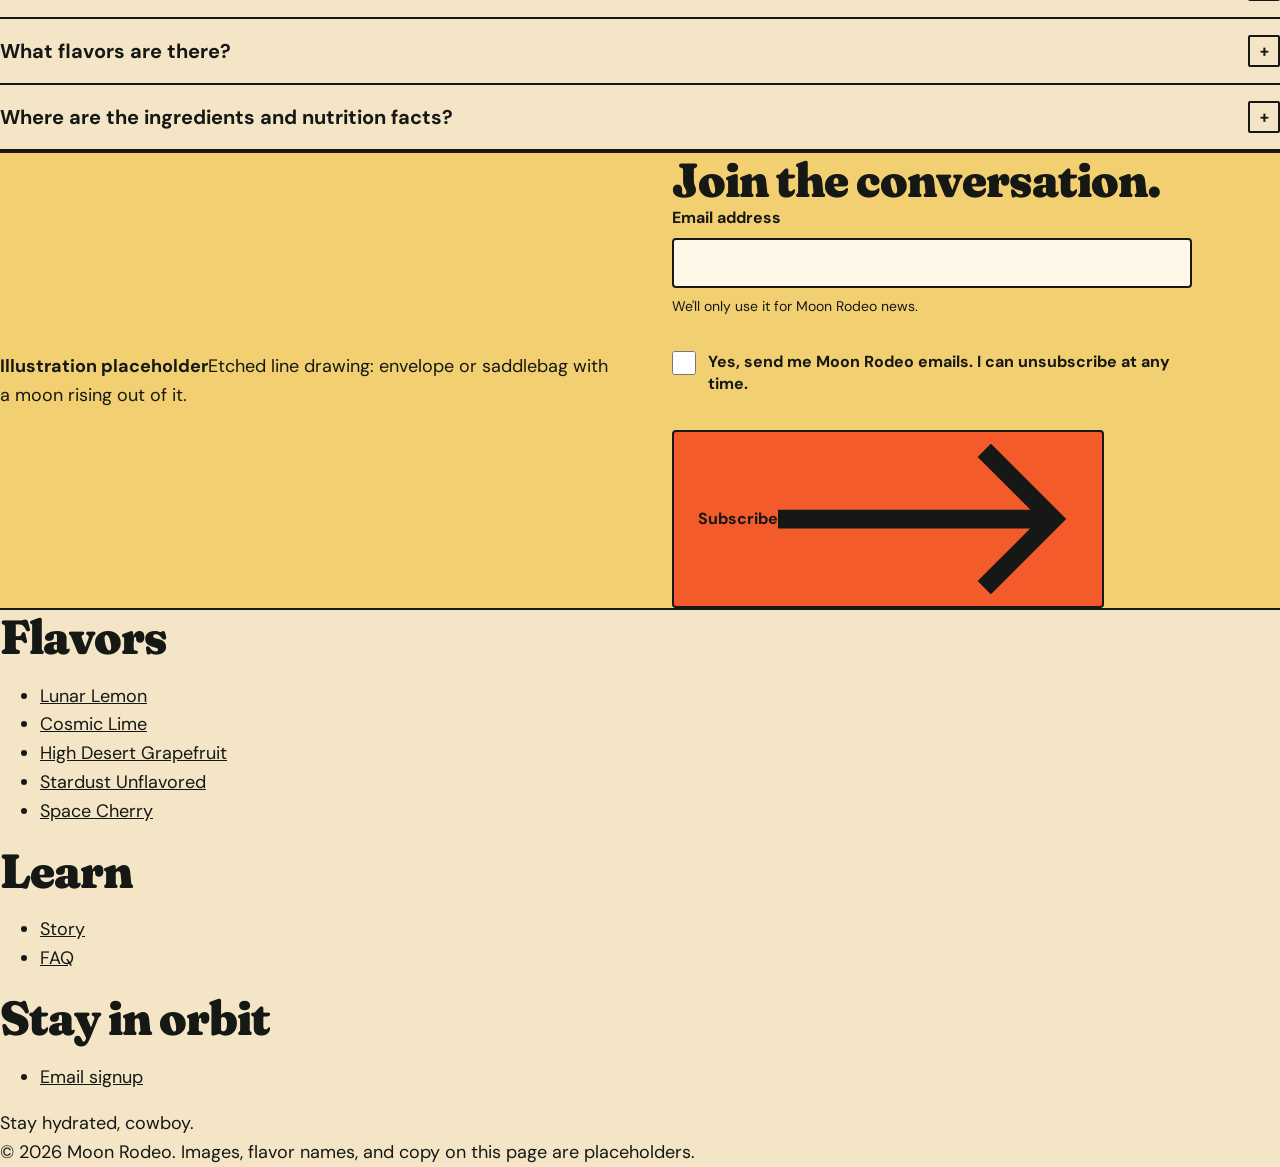
<file: _previous-build/index-before-hero-v03.html>
<!doctype html>
<html lang="en">
<head>
  <meta charset="utf-8">
  <meta name="viewport" content="width=device-width, initial-scale=1">
  <title>Moon Rodeo | Earth underfoot. Moon overhead.</title>
  <meta name="description" content="Moon Rodeo is a sparkling water with a little wild, a little otherworldly streak.">
  <meta name="theme-color" content="#F3E5C5">
  <script>
    document.documentElement.classList.add('js');
    try { if (sessionStorage.getItem('mr-intro')) document.documentElement.classList.add('intro-seen'); sessionStorage.setItem('mr-intro', '1'); } catch (e) {}
  </script>

  <link rel="preconnect" href="https://fonts.googleapis.com">
  <link rel="preconnect" href="https://fonts.gstatic.com" crossorigin>
  <!-- Fraunces 900 at opsz 72, SOFT 70, WONK 1; Oswald 600; DM Sans 400/500/700.
       Dev convenience only: self-host licensed WOFF2 files (and keep the OFL files) for production. -->
  <link rel="stylesheet" href="https://fonts.googleapis.com/css2?family=DM+Sans:wght@400;500;700&family=Fraunces:opsz,wght,SOFT,WONK@72,900,70,1&family=Oswald:wght@600&display=swap">
  <link rel="stylesheet" href="styles.css">
</head>
<body>
  <!-- Shared icons -->
  <svg width="0" height="0" style="position:absolute" aria-hidden="true" focusable="false">
    <symbol id="i-arrow-right" viewBox="0 0 48 24"><path d="M0 12h44M33 1l11 11-11 11" fill="none" stroke="currentColor" stroke-width="3"/></symbol>
    <symbol id="i-arrow-down" viewBox="0 0 24 48"><path d="M12 0v44M1 33l11 11 11-11" fill="none" stroke="currentColor" stroke-width="3"/></symbol>
  </svg>

  <a class="skip-link" href="#main">Skip to content</a>

  <!-- Intro splash (JS + motion only; purely decorative) -->
  <div class="intro" aria-hidden="true">
    <span class="intro__label">Moon<br>Rodeo</span>
  </div>

  <!-- Fixed chrome: menu button top-left, text brand stamp bottom-left (ju.st pattern) -->
  <header class="chrome">
    <button class="menu-btn" type="button" aria-expanded="false" aria-controls="menu" aria-label="Menu">
      <span class="menu-btn__bars" aria-hidden="true"></span>
    </button>
    <a class="stamp" href="#top" aria-label="Moon Rodeo, back to top">
      <span aria-hidden="true">Moon<br>Rodeo</span>
    </a>
  </header>

  <!-- Full-screen menu -->
  <div class="menu" id="menu" hidden>
    <nav class="menu__inner" aria-label="Primary">
      <ul class="menu__list">
        <li><a href="#flavors">Flavors <svg class="menu__arrow" aria-hidden="true"><use href="#i-arrow-down"/></svg></a></li>
        <li><a href="#story">Story <svg class="menu__arrow" aria-hidden="true"><use href="#i-arrow-down"/></svg></a></li>
        <li><a href="#faq">FAQ <svg class="menu__arrow" aria-hidden="true"><use href="#i-arrow-down"/></svg></a></li>
        <li><a href="#signup">Stay in orbit <svg class="menu__arrow" aria-hidden="true"><use href="#i-arrow-down"/></svg></a></li>
      </ul>
    </nav>
  </div>

  <main id="main">

    <!-- ============ Slide stack ============
         Each .slide is sticky, so the next one slides up over it while scrolling.
         To add real photography, replace a .slide__placeholder with:
         <picture class="slide__media">
           <source media="(max-width: 767px)" srcset="assets/img/mr-home-01-mobile.avif" type="image/avif">
           <source srcset="assets/img/mr-home-01-desktop.avif" type="image/avif">
           <img src="assets/img/mr-home-01-desktop.jpg" width="2880" height="1800" alt="…">
         </picture> -->
    <div class="stack" id="top">

      <section class="slide slide--hero" aria-labelledby="hero-title">
        <div class="slide__placeholder" role="img" aria-label="Placeholder for hero photograph">
          <p class="ph-tag"><strong>Placeholder · Shot 1</strong>Product on a terracotta plinth beside a cratered cream moon prop.</p>
        </div>
        <div class="slide__grid">
          <p class="slide__intro">Sparkling water with a little wild, a little otherworldly streak.</p>
          <h1 class="slide__title" id="hero-title">
            <a href="#story">Earth underfoot.<br> Moon overhead.<svg class="arrow" aria-hidden="true"><use href="#i-arrow-right"/></svg></a>
          </h1>
        </div>
      </section>

      <section class="slide slide--lemon" id="flavors" aria-labelledby="f1">
        <div class="slide__placeholder" role="img" aria-label="Placeholder for Lunar Lemon photograph">
          <p class="ph-tag"><strong>Placeholder · Flavor 01</strong>Lunar Lemon can on worn wood, side light, one lemon half.</p>
        </div>
        <div class="slide__grid">
          <p class="slide__intro"><span class="badge">Concept name</span> Lemon direction · 01 / 05</p>
          <h2 class="slide__title" id="f1">Lunar Lemon</h2>
        </div>
      </section>

      <section class="slide slide--lime" id="cosmic-lime" aria-labelledby="f2">
        <div class="slide__placeholder" role="img" aria-label="Placeholder for Cosmic Lime photograph">
          <p class="ph-tag"><strong>Placeholder · Flavor 02</strong>Cosmic Lime can among sunlit cactus ribs.</p>
        </div>
        <div class="slide__grid">
          <p class="slide__intro"><span class="badge">Concept name</span> Lime direction · 02 / 05</p>
          <h2 class="slide__title" id="f2">Cosmic Lime</h2>
        </div>
      </section>

      <section class="slide slide--grapefruit" id="high-desert-grapefruit" aria-labelledby="f3">
        <div class="slide__placeholder" role="img" aria-label="Placeholder for High Desert Grapefruit photograph">
          <p class="ph-tag"><strong>Placeholder · Flavor 03</strong>High Desert Grapefruit can on compacted dirt, late-day light.</p>
        </div>
        <div class="slide__grid">
          <p class="slide__intro"><span class="badge">Concept name</span> Grapefruit direction · 03 / 05</p>
          <h2 class="slide__title" id="f3">High Desert Grapefruit</h2>
        </div>
      </section>

      <section class="slide slide--plain" id="stardust-unflavored" aria-labelledby="f4">
        <div class="slide__placeholder" role="img" aria-label="Placeholder for Stardust Unflavored photograph">
          <p class="ph-tag"><strong>Placeholder · Flavor 04</strong>Stardust Unflavored can at night, navy sky, warm direct flash.</p>
        </div>
        <div class="slide__grid">
          <p class="slide__intro"><span class="badge">Concept name</span> Unflavored direction · 04 / 05</p>
          <h2 class="slide__title" id="f4">Stardust Unflavored</h2>
        </div>
      </section>

      <section class="slide slide--cherry" id="space-cherry" aria-labelledby="f5">
        <div class="slide__placeholder" role="img" aria-label="Placeholder for Space Cherry photograph">
          <p class="ph-tag"><strong>Placeholder · Flavor 05</strong>Space Cherry can against scratched copper with a reflected light pool.</p>
        </div>
        <div class="slide__grid">
          <p class="slide__intro"><span class="badge">Concept name</span> Cherry direction · 05 / 05</p>
          <h2 class="slide__title" id="f5">Space Cherry</h2>
        </div>
      </section>

      <section class="slide slide--story" id="story" aria-labelledby="story-title">
        <div class="slide__placeholder" role="img" aria-label="Placeholder for landscape photograph">
          <p class="ph-tag"><strong>Placeholder · Shot 4</strong>Low desert horizon with generous empty sky.</p>
        </div>
        <div class="slide__grid">
          <p class="slide__intro">Warm paper, dark ink, desert dirt, worn wood, copper, cactus, clay. And a moon with a suspicious number of holes in it. <em>Placeholder story copy.</em></p>
          <h2 class="slide__title" id="story-title">Out here. Way out there.</h2>
        </div>
      </section>
    </div>

    <!-- ============ Statement link (hover reveals an image) ============ -->
    <section class="statement" aria-label="Launch news">
      <div class="statement__bg" aria-hidden="true">
        <div class="slide__placeholder">
          <p class="ph-tag"><strong>Placeholder · Shot 2</strong>Hands and sparkling water around a worn outdoor wooden table.</p>
        </div>
      </div>
      <div class="wrap">
        <p class="statement__text">
          Want the first <a class="statement__link" href="#signup">cold can<svg class="arrow" aria-hidden="true"><use href="#i-arrow-right"/></svg></a> when it lands?
        </p>
      </div>
    </section>

    <!-- ============ FAQ ============ -->
    <section class="faq-section" id="faq" aria-labelledby="faq-title">
      <div class="wrap faq-grid">
        <div class="stack-md">
          <p class="overline">Questions</p>
          <h2 id="faq-title">Good to know.</h2>
          <p class="lead">Most details aren't final yet, so we're saying so instead of guessing.</p>
        </div>
        <div class="faq">
          <details>
            <summary>Where can I buy Moon Rodeo?</summary>
            <div class="faq__answer"><p>Retail and online details haven't been announced. <a class="link" href="#signup">Join the list</a> and you'll be first to hear.</p></div>
          </details>
          <details>
            <summary>What flavors are there?</summary>
            <div class="faq__answer"><p>The current concept lineup is Lunar Lemon, Cosmic Lime, High Desert Grapefruit, Stardust Unflavored, and Space Cherry. It may change before launch.</p></div>
          </details>
          <details>
            <summary>Where are the ingredients and nutrition facts?</summary>
            <div class="faq__answer"><p>They'll be published once the lineup is final. Until then, nothing on this page should be read as a product claim.</p></div>
          </details>
        </div>
      </div>
    </section>

    <!-- ============ Email capture ============ -->
    <section class="signup" id="signup" aria-labelledby="signup-title">
      <div class="wrap signup__grid">
        <div class="signup__art" role="img" aria-label="Placeholder for newsletter illustration">
          <p class="ph-tag"><strong>Illustration placeholder</strong>Etched line drawing: envelope or saddlebag with a moon rising out of it.</p>
        </div>

        <div class="signup__form-col">
          <h2 id="signup-title">Join the conversation.</h2>

          <form class="form" id="signup-form" novalidate>
            <div class="field">
              <label for="email">Email address</label>
              <input class="input" id="email" name="email" type="email" autocomplete="email" inputmode="email" aria-describedby="email-help email-error">
              <p class="helper" id="email-help">We'll only use it for Moon Rodeo news.</p>
              <p class="error-text" id="email-error" hidden></p>
            </div>

            <div class="field">
              <label class="check" for="consent">
                <input type="checkbox" id="consent" name="consent" aria-describedby="consent-error">
                <span>Yes, send me Moon Rodeo emails. I can unsubscribe at any time.</span>
              </label>
              <p class="error-text" id="consent-error" hidden></p>
            </div>

            <div>
              <button class="btn btn--primary" type="submit" id="signup-submit">Subscribe <svg class="arrow" aria-hidden="true"><use href="#i-arrow-right"/></svg></button>
            </div>

            <div class="form-status" id="signup-status" role="status" aria-live="polite" hidden></div>
          </form>
        </div>
      </div>
    </section>
  </main>

  <!-- ============ Footer ============ -->
  <footer class="footer">
    <div class="footer__top">
      <div class="wrap footer__cols">
        <nav aria-labelledby="fh-flavors">
          <h2 id="fh-flavors">Flavors</h2>
          <ul>
            <li><a href="#flavors">Lunar Lemon</a></li>
            <li><a href="#cosmic-lime">Cosmic Lime</a></li>
            <li><a href="#high-desert-grapefruit">High Desert Grapefruit</a></li>
            <li><a href="#stardust-unflavored">Stardust Unflavored</a></li>
            <li><a href="#space-cherry">Space Cherry</a></li>
          </ul>
        </nav>
        <nav aria-labelledby="fh-learn">
          <h2 id="fh-learn">Learn</h2>
          <ul>
            <li><a href="#story">Story</a></li>
            <li><a href="#faq">FAQ</a></li>
          </ul>
        </nav>
        <nav aria-labelledby="fh-news">
          <h2 id="fh-news">Stay in orbit</h2>
          <ul>
            <li><a href="#signup">Email signup</a></li>
          </ul>
        </nav>
        <!-- Social links go here once the accounts exist (see ASSETS.md). -->
      </div>
    </div>
    <div class="footer__bottom">
      <div class="wrap">
        <p class="footer__sign" aria-hidden="true">Stay hydrated, cowboy.</p>
        <p class="footer__legal">&copy; 2026 Moon Rodeo. Images, flavor names, and copy on this page are placeholders.</p>
      </div>
    </div>
  </footer>

  <script src="main.js"></script>
</body>
</html>
</file>
<file: styles.css>
/* Moon Rodeo — marketing site
   Tokens and components follow moon-rodeo-claude-build-brief.md.
   Layout pattern follows ju.st: fixed menu button + stamp, full-bleed sticky
   slide stack, statement link, email capture, two-tone footer. */

/* ---------- Tokens ---------- */
:root {
  --moon-cream: #F3E5C5;
  --rodeo-ink: #151815;
  --solar-orange: #F45B2A;
  --lunar-yellow: #F2CF70;
  --cosmic-lime: #BDD66B;
  --saucer-green: #183D32;
  --deep-space: #192C46;
  --cherry-flare: #ED4663;
  --error: #9C2936;
  --primary-hover: #FF7949;
  --field-surface: #FFF8E9;
  --muted-text: #626156;
  --disabled-fill: #DDD2B9;
  --disabled-text: #565B53;
  --disabled-border: #A69D89;

  --font-display: "Fraunces", "Iowan Old Style", "Palatino Linotype", Georgia, serif;
  --font-label: "Oswald", "Arial Narrow", "Helvetica Neue", Arial, sans-serif;
  --font-body: "DM Sans", system-ui, -apple-system, "Segoe UI", Roboto, Arial, sans-serif;

  --space-1: 4px;
  --space-2: 8px;
  --space-3: 12px;
  --space-4: 16px;
  --space-5: 24px;
  --space-6: 32px;
  --space-7: 48px;
  --space-8: 64px;
  --space-9: 96px;

  --gutter: 20px;
  --section-space: 48px;
  --grid-gap: 24px;
  --max-width: 1200px;
  /* Full-bleed slide side margin (ju.st uses a wide ~8rem margin on desktop) */
  --bleed-pad: var(--gutter);

  --radius-control: 4px;
  --transition: 150ms ease;
  --chrome-size: 56px;
  --chrome-inset: 12px;

  --grain: url("data:image/svg+xml;utf8,<svg xmlns='http://www.w3.org/2000/svg' width='220' height='220'><filter id='n'><feTurbulence type='fractalNoise' baseFrequency='0.9' numOctaves='2' stitchTiles='stitch'/><feColorMatrix values='0 0 0 0 0  0 0 0 0 0  0 0 0 0 0  0 0 0 1 0'/></filter><rect width='100%' height='100%' filter='url(%23n)'/></svg>");
}

@media (min-width: 640px) {
  :root { --gutter: 32px; }
}
@media (min-width: 768px) {
  :root { --section-space: 96px; --chrome-inset: 16px; }
}
@media (min-width: 1024px) {
  :root { --gutter: 48px; --bleed-pad: clamp(96px, 8vw, 128px); }
}

/* ---------- Base ---------- */
*, *::before, *::after { box-sizing: border-box; }

html {
  background: var(--moon-cream);
  -webkit-text-size-adjust: 100%;
  text-size-adjust: 100%;
}

@media (prefers-reduced-motion: no-preference) {
  html { scroll-behavior: smooth; }
}

body {
  margin: 0;
  background: var(--moon-cream);
  color: var(--rodeo-ink);
  font-family: var(--font-body);
  font-size: 18px;
  line-height: 1.6;
  overflow-x: clip;
}
body.menu-open { overflow: hidden; }

img, svg { max-width: 100%; height: auto; }

.wrap {
  width: 100%;
  max-width: calc(var(--max-width) + var(--gutter) * 2);
  margin-inline: auto;
  padding-inline: var(--gutter);
}

.stack-md > * + * { margin-block-start: var(--space-4); }

.skip-link {
  position: absolute;
  left: var(--space-4);
  top: -100px;
  z-index: 200;
  padding: var(--space-3) var(--space-5);
  background: var(--rodeo-ink);
  color: var(--moon-cream);
  font-weight: 700;
  border-radius: var(--radius-control);
}
.skip-link:focus { top: var(--space-4); }

/* ---------- Typography ---------- */
h1, h2, h3, .display {
  font-family: var(--font-display);
  font-weight: 900;
  font-variation-settings: "opsz" 72, "SOFT" 70, "WONK" 1;
  margin: 0;
  text-wrap: balance;
}
.display { font-size: clamp(48px, 30.55px + 5.4545vw, 96px); line-height: 1.02; letter-spacing: -0.03em; }
h1, .h1  { font-size: clamp(40px, 28.36px + 3.636vw, 72px); line-height: 1.08; letter-spacing: -0.025em; }
h2, .h2  { font-size: clamp(32px, 26.18px + 1.818vw, 48px); line-height: 1.12; letter-spacing: -0.02em; }
h3, .h3  { font-size: clamp(26px, 23.82px + 0.6818vw, 32px); line-height: 1.2; letter-spacing: -0.01em; }

.overline {
  font-family: var(--font-label);
  font-weight: 600;
  font-size: 14px;
  line-height: 1.3;
  letter-spacing: 0.12em;
  text-transform: uppercase;
  margin: 0;
}

.lead {
  font-size: clamp(20px, 18.55px + 0.4545vw, 24px);
  line-height: 1.5;
  max-width: 55ch;
  margin: 0;
}

p { margin: 0; max-width: 65ch; }

.badge {
  display: inline-block;
  padding: 6px 10px;
  border-radius: 2px;
  font-family: var(--font-label);
  font-weight: 600;
  font-size: 12px;
  line-height: 1.4;
  letter-spacing: 0.08em;
  text-transform: uppercase;
  border: 2px solid currentColor;
  vertical-align: middle;
}

/* ---------- Links & focus ---------- */
a { color: inherit; }

.link {
  text-decoration: underline;
  text-decoration-thickness: 1px;
  text-underline-offset: 4px;
  transition: text-decoration-thickness var(--transition);
}
.link:hover { text-decoration-thickness: 3px; }
.link:visited { color: var(--deep-space); }

:focus-visible {
  outline: 3px solid var(--rodeo-ink);
  outline-offset: 4px;
}
.on-dark :focus-visible { outline-color: var(--moon-cream); }

/* Arrow glyph used in headlines and buttons */
.arrow {
  display: inline-block;
  width: 0.9em;
  height: 0.45em;
  margin-inline-start: 0.28em;
  vertical-align: 0.14em;
  overflow: visible;
  transition: transform var(--transition);
}
a:hover > .arrow,
button:hover > .arrow { transform: translateX(0.12em); }

/* ---------- Buttons ---------- */
.btn {
  display: inline-flex;
  align-items: center;
  justify-content: center;
  gap: var(--space-2);
  min-height: 48px;
  padding: 12px 24px;
  border: 2px solid var(--rodeo-ink);
  border-radius: var(--radius-control);
  font-family: var(--font-body);
  font-weight: 700;
  font-size: 16px;
  line-height: 1.25;
  text-align: center;
  text-decoration: none;
  cursor: pointer;
  transition: background-color var(--transition), color var(--transition), border-color var(--transition);
}
.btn .arrow { margin: 0; width: 1.4em; height: 0.7em; vertical-align: middle; }

.btn--primary { background: var(--solar-orange); color: var(--rodeo-ink); }
.btn--primary:hover { background: var(--primary-hover); }
.btn--primary:active { background: var(--lunar-yellow); }

.btn--secondary { background: transparent; color: var(--rodeo-ink); border-color: var(--rodeo-ink); }
.btn--secondary:hover { background: var(--rodeo-ink); color: var(--moon-cream); }
.btn--secondary:active { background: var(--deep-space); color: var(--moon-cream); border-color: var(--deep-space); }

.btn[disabled],
.btn[aria-disabled="true"] {
  background: var(--disabled-fill);
  color: var(--disabled-text);
  border-color: var(--disabled-border);
  cursor: not-allowed;
}
.btn[aria-busy="true"] { cursor: progress; }

/* ---------- Intro splash ----------
   Short, decorative fade. CSS-only so it can never get stuck; skipped for
   reduced motion and after the first view in a session (see <head> script). */
.intro {
  position: fixed;
  inset: 0;
  z-index: 150;
  display: grid;
  place-items: center;
  background: var(--solar-orange);
  color: var(--rodeo-ink);
  pointer-events: none;
  animation: intro-out 500ms ease 900ms forwards;
}
.intro__label {
  font-family: var(--font-display);
  font-weight: 900;
  font-variation-settings: "opsz" 72, "SOFT" 70, "WONK" 1;
  font-size: clamp(48px, 30.55px + 5.4545vw, 96px);
  line-height: 1.02;
  letter-spacing: -0.03em;
  text-align: center;
}
@keyframes intro-out {
  to { opacity: 0; visibility: hidden; }
}
.intro-seen .intro { display: none; }
@media (prefers-reduced-motion: reduce) {
  .intro { display: none; }
}

/* ---------- Fixed chrome ---------- */
.menu-btn,
.stamp {
  position: fixed;
  z-index: 120;
  background: var(--moon-cream);
  color: var(--rodeo-ink);
  border: 2px solid var(--rodeo-ink);
  border-radius: var(--radius-control);
}

.menu-btn {
  top: var(--chrome-inset);
  right: var(--chrome-inset);
  width: var(--chrome-size);
  height: var(--chrome-size);
  display: grid;
  place-items: center;
  padding: 0;
  cursor: pointer;
  transition: background-color var(--transition);
}
.menu-btn:hover { background: var(--lunar-yellow); }
.menu-btn__bars,
.menu-btn__bars::before {
  display: block;
  width: 24px;
  height: 2px;
  background: currentColor;
  transition: transform var(--transition);
}
.menu-btn__bars { position: relative; transform: translateY(-4px); }
.menu-btn__bars::before { content: ""; position: absolute; left: 0; top: 8px; }
.menu-btn[aria-expanded="true"] .menu-btn__bars { transform: rotate(45deg); }
.menu-btn[aria-expanded="true"] .menu-btn__bars::before { transform: translateY(-8px) rotate(-90deg); }

.stamp {
  top: var(--chrome-inset);
  left: var(--chrome-inset);
  display: grid;
  place-items: center;
  min-width: 44px;
  min-height: 44px;
  padding: 6px 8px;
  font-family: var(--font-label);
  font-weight: 600;
  font-size: 12px;
  line-height: 1.15;
  letter-spacing: 0.12em;
  text-transform: uppercase;
  text-align: center;
  text-decoration: none;
}

/* Desktop: menu top-left, stamp bottom-left (ju.st layout) */
@media (min-width: 1024px) {
  .menu-btn { right: auto; left: var(--chrome-inset); }
  .stamp { top: auto; bottom: var(--chrome-inset); }
}

/* ---------- Full-screen menu ---------- */
.menu {
  position: fixed;
  inset: 0;
  z-index: 110;
  overflow-y: auto;
  background: var(--moon-cream);
  padding: calc(var(--chrome-size) + var(--chrome-inset) * 3) var(--bleed-pad) var(--space-8);
}
.menu[hidden] { display: none; }
.menu::before {
  content: "";
  position: fixed;
  inset: 0;
  z-index: -1;
  pointer-events: none;
  opacity: 0.05;
  background-image: var(--grain);
}
.menu__list { list-style: none; margin: 0; padding: 0; border-top: 2px solid var(--rodeo-ink); }
.menu__list li { border-bottom: 2px solid var(--rodeo-ink); }
.menu__list a {
  display: flex;
  align-items: center;
  justify-content: space-between;
  gap: var(--space-5);
  min-height: 44px;
  padding-block: var(--space-3);
  font-family: var(--font-display);
  font-weight: 900;
  font-variation-settings: "opsz" 72, "SOFT" 70, "WONK" 1;
  font-size: clamp(40px, 28px + 4.5vw, 96px);
  line-height: 1.02;
  letter-spacing: -0.03em;
  text-decoration: none;
}
.menu__list a:hover { text-decoration: underline; text-decoration-thickness: 0.06em; text-underline-offset: 0.12em; }
.menu__list a:focus-visible { outline-offset: -3px; }
.menu__arrow {
  flex: 0 0 auto;
  width: 0.4em;
  height: 0.8em;
  color: var(--solar-orange);
  transition: transform var(--transition);
}
.menu__list a:hover .menu__arrow { transform: translateY(0.08em); }

/* ---------- Slide stack ----------
   Every slide is sticky, so each new one slides up over the last (ju.st hp1). */
.stack { position: relative; }
.slide {
  position: sticky;
  top: 0;
  height: 100vh;
  height: 100svh;
  min-height: 560px;
  overflow: hidden;
  isolation: isolate;
}
/* Short viewports and high zoom: fall back to normal flow so nothing is covered. */
@media (max-height: 559px) {
  .slide { position: relative; height: auto; min-height: 100svh; }
}

.slide__media,
.slide__media img,
.slide__placeholder {
  position: absolute;
  inset: 0;
  z-index: -1;
  width: 100%;
  height: 100%;
}
.slide__media img { object-fit: cover; }

.slide__placeholder::before {
  content: "";
  position: absolute;
  inset: 0;
  opacity: 0.06;
  background-image: var(--grain);
  pointer-events: none;
}

.ph-tag {
  position: absolute;
  right: var(--bleed-pad);
  top: calc(var(--chrome-size) + var(--chrome-inset) * 2 + var(--space-8));
  max-width: min(300px, calc(100% - var(--gutter) * 2));
  padding: var(--space-2) var(--space-3);
  background: var(--moon-cream);
  color: var(--rodeo-ink);
  border: 2px dashed var(--rodeo-ink);
  font-size: 14px;
  line-height: 1.4;
}
.ph-tag strong {
  display: block;
  font-family: var(--font-label);
  font-weight: 600;
  font-size: 12px;
  letter-spacing: 0.08em;
  text-transform: uppercase;
}
@media (max-width: 1023px) {
  .slide .ph-tag { right: auto; left: var(--gutter); top: 42%; }
}

.slide__grid {
  display: grid;
  grid-template-rows: auto 1fr auto;
  height: 100%;
  padding: calc(var(--chrome-size) + var(--chrome-inset) * 2 + var(--space-4)) var(--bleed-pad) var(--space-7);
}
@media (min-width: 1024px) {
  .slide__grid { padding-top: var(--space-7); padding-bottom: var(--space-8); }
}
.slide__intro {
  grid-row: 1;
  max-width: 30ch;
  font-size: clamp(18px, 16.55px + 0.4545vw, 22px);
  line-height: 1.35;
}
.slide__intro .badge { margin-inline-end: var(--space-2); }
.slide__title {
  grid-row: 3;
  max-width: 14ch;
  font-size: clamp(48px, 30.55px + 5.4545vw, 96px);
  line-height: 1.02;
  letter-spacing: -0.03em;
}
.slide--hero .slide__title { max-width: none; }
.slide__title a { text-decoration: none; }
.slide__title a:hover { text-decoration: underline; text-decoration-thickness: 0.05em; text-underline-offset: 0.1em; }
.slide__title a:focus-visible { outline-offset: 6px; }

/* Slide colorways (flat stand-ins until photography lands) */
.slide--hero       { color: var(--rodeo-ink); }
.slide--hero .slide__placeholder { background: var(--moon-cream); border-bottom: 2px solid var(--rodeo-ink); }
.slide--lemon      { color: var(--rodeo-ink); }
.slide--lemon .slide__placeholder { background: var(--lunar-yellow); }
.slide--lime       { color: var(--moon-cream); }
.slide--lime .slide__placeholder { background: var(--saucer-green); }
.slide--lime .slide__title { color: var(--cosmic-lime); }
.slide--grapefruit { color: var(--rodeo-ink); }
.slide--grapefruit .slide__placeholder { background: var(--solar-orange); }
.slide--plain      { color: var(--moon-cream); }
.slide--plain .slide__placeholder { background: var(--deep-space); }
.slide--cherry     { color: var(--rodeo-ink); }
.slide--cherry .slide__placeholder { background: var(--cherry-flare); }
.slide--story      { color: var(--moon-cream); }
.slide--story .slide__placeholder { background: var(--rodeo-ink); }
.slide--story .slide__title { color: var(--lunar-yellow); }
.slide--story .slide__intro { max-width: 40ch; }

.slide--lime :focus-visible,
.slide--plain :focus-visible,
.slide--story :focus-visible { outline-color: var(--moon-cream); }

/* ---------- Statement link ---------- */
.statement {
  position: relative;
  overflow: hidden;
  isolation: isolate;
  padding-block: var(--space-9);
  background: var(--moon-cream);
  border-top: 2px solid var(--rodeo-ink);
  transition: color 200ms ease;
}
.statement__bg {
  position: absolute;
  inset: 0;
  z-index: -1;
  opacity: 0;
  transition: opacity 200ms ease;
  pointer-events: none;
}
.statement__bg .slide__placeholder { background: var(--saucer-green); }
.statement__bg .ph-tag { top: var(--space-5); right: var(--gutter); }
.statement__text {
  max-width: 16ch;
  font-family: var(--font-display);
  font-weight: 900;
  font-variation-settings: "opsz" 72, "SOFT" 70, "WONK" 1;
  font-size: clamp(48px, 30.55px + 5.4545vw, 96px);
  line-height: 1.02;
  letter-spacing: -0.03em;
  text-wrap: balance;
}
.statement__link {
  white-space: nowrap;
  text-decoration: underline;
  text-decoration-color: var(--solar-orange);
  text-decoration-thickness: 0.1em;
  text-underline-offset: 0.1em;
  text-decoration-skip-ink: none;
}
.statement__link .arrow { color: var(--solar-orange); }
.statement:has(.statement__link:hover) .statement__bg,
.statement:has(.statement__link:focus-visible) .statement__bg { opacity: 1; }
.statement:has(.statement__link:hover),
.statement:has(.statement__link:focus-visible) { color: var(--moon-cream); }
.statement:has(.statement__link:focus-visible) .statement__link:focus-visible { outline-color: var(--moon-cream); }

/* ---------- FAQ ---------- */
.faq-section {
  padding-block: var(--section-space);
  border-top: 2px solid var(--rodeo-ink);
}
.faq-grid { display: grid; gap: var(--space-7); }
@media (min-width: 900px) {
  .faq-grid { grid-template-columns: 5fr 7fr; gap: var(--space-8); align-items: start; }
}
.faq { border-top: 2px solid var(--rodeo-ink); }
.faq details { border-bottom: 2px solid var(--rodeo-ink); }
.faq summary {
  display: flex;
  align-items: center;
  justify-content: space-between;
  gap: var(--space-4);
  min-height: 44px;
  padding-block: var(--space-4);
  font-weight: 700;
  font-size: clamp(18px, 17.5px + 0.2vw, 20px);
  line-height: 1.35;
  cursor: pointer;
  list-style: none;
}
.faq summary::-webkit-details-marker { display: none; }
.faq summary::after {
  content: "+";
  flex: 0 0 auto;
  display: inline-grid;
  place-items: center;
  width: 32px;
  height: 32px;
  border: 2px solid currentColor;
  border-radius: 2px;
  font-family: var(--font-label);
  font-weight: 600;
  font-size: 20px;
  line-height: 1;
}
.faq details[open] summary::after { content: "\2212"; }
.faq .faq__answer { padding-bottom: var(--space-5); }
.faq summary:focus-visible { outline-offset: -3px; }

/* ---------- Email capture ---------- */
.signup {
  background: var(--solar-orange);
  color: var(--rodeo-ink);
  border-top: 2px solid var(--rodeo-ink);
  padding-block: var(--section-space);
}
.signup__grid { display: grid; gap: var(--space-7); align-items: center; }
@media (min-width: 900px) {
  .signup__grid { grid-template-columns: 1fr 1fr; gap: var(--space-8); }
}
.signup__art {
  position: relative;
  aspect-ratio: 1 / 1;
  width: 100%;
  max-width: 400px;
  border: 2px dashed var(--rodeo-ink);
}
.signup__art .ph-tag { top: auto; bottom: var(--space-4); left: var(--space-4); right: var(--space-4); max-width: none; }
.signup__form-col { display: grid; gap: var(--space-5); }
.signup__form-col h2 { font-size: clamp(40px, 28.36px + 3.636vw, 72px); line-height: 1.08; letter-spacing: -0.025em; }

/* Form sits on a solid cream panel so error text keeps its contrast. */
.form {
  display: grid;
  gap: var(--space-5);
  max-width: 520px;
  padding: var(--space-5);
  background: var(--moon-cream);
  border: 2px solid var(--rodeo-ink);
  border-radius: 8px;
}
.field { display: grid; gap: var(--space-2); }
.field label { font-weight: 700; font-size: 16px; line-height: 1.4; }
.input {
  width: 100%;
  min-height: 48px;
  padding: 12px;
  border: 2px solid var(--rodeo-ink);
  border-radius: var(--radius-control);
  background: var(--field-surface);
  color: var(--rodeo-ink);
  font-family: var(--font-body);
  font-size: 16px;
  line-height: 1.4;
}
.input::placeholder { color: var(--muted-text); opacity: 1; }
.input[aria-invalid="true"] { border-color: var(--error); }
.helper { font-size: 14px; line-height: 1.5; margin: 0; }
.error-text { font-size: 14px; line-height: 1.5; color: var(--error); font-weight: 700; margin: 0; }
.check {
  display: flex;
  align-items: flex-start;
  gap: var(--space-3);
  min-height: 44px;
  padding-block: 10px;
  cursor: pointer;
  font-size: 16px;
  font-weight: 400 !important;
  line-height: 1.4;
}
.check input {
  flex: 0 0 auto;
  width: 24px;
  height: 24px;
  margin: 0;
  accent-color: var(--rodeo-ink);
}
.form-status {
  padding: var(--space-4);
  border: 2px solid var(--rodeo-ink);
  border-radius: var(--radius-control);
  background: var(--field-surface);
  font-size: 16px;
  line-height: 1.5;
}
.form-status[hidden] { display: none; }

/* ---------- Footer ---------- */
.footer__top {
  background: var(--solar-orange);
  color: var(--rodeo-ink);
  padding-block: var(--space-7) var(--space-8);
}
.footer__cols {
  display: grid;
  gap: var(--space-6);
  grid-template-columns: repeat(auto-fit, minmax(180px, 1fr));
  border-top: 2px solid var(--rodeo-ink);
  padding-top: var(--space-6);
}
.footer__cols h2 {
  font-family: var(--font-label);
  font-weight: 600;
  font-size: 14px;
  line-height: 1.3;
  letter-spacing: 0.12em;
  text-transform: uppercase;
  margin-bottom: var(--space-2);
}
.footer__cols ul { list-style: none; margin: 0; padding: 0; }
.footer__cols a {
  display: inline-flex;
  align-items: center;
  min-height: 44px;
  font-weight: 500;
  font-size: 16px;
  line-height: 1.3;
  text-decoration: none;
}
.footer__cols a:hover { text-decoration: underline; text-decoration-thickness: 3px; text-underline-offset: 4px; }

.footer__bottom {
  background: var(--rodeo-ink);
  color: var(--moon-cream);
  padding-block: var(--space-8) var(--space-6);
}
.footer__bottom :focus-visible { outline-color: var(--moon-cream); }
.footer__sign {
  max-width: 12ch;
  color: var(--solar-orange);
  font-family: var(--font-display);
  font-weight: 900;
  font-variation-settings: "opsz" 72, "SOFT" 70, "WONK" 1;
  font-size: clamp(48px, 30.55px + 5.4545vw, 96px);
  line-height: 1.02;
  letter-spacing: -0.03em;
}
.footer__legal {
  margin-top: var(--space-8);
  padding-top: var(--space-5);
  border-top: 1px solid color-mix(in srgb, var(--moon-cream) 40%, transparent);
  font-size: 14px;
  line-height: 1.5;
  max-width: none;
}
/* Keep footer content clear of the fixed desktop stamp */
@media (min-width: 1024px) {
  .footer .wrap { padding-left: max(var(--gutter), 96px); }
}

/* ---------- Faint paper grain on cream surfaces ---------- */
.faq-section { position: relative; isolation: isolate; }
.faq-section::before {
  content: "";
  position: absolute;
  inset: 0;
  z-index: -1;
  opacity: 0.04;
  background-image: var(--grain);
  pointer-events: none;
}
main { isolation: isolate; }

/* ---------- Reduced motion ---------- */
@media (prefers-reduced-motion: reduce) {
  *, *::before, *::after {
    transition-duration: 0.01ms !important;
    animation-duration: 0.01ms !important;
    scroll-behavior: auto !important;
  }
}

/* Selected illustrated hero v03 */
.slide--hero .slide__media { z-index: 0; }
.slide--hero .slide__media img { z-index: 0; object-position: 73% 48%; }
.slide--hero .slide__grid { position: relative; z-index: 1; }
.slide--hero .slide__intro { width: fit-content; height: fit-content; padding: 8px 12px; background: var(--rodeo-ink); color: #f5f6f8; }
.slide--hero .slide__title { width: fit-content; padding: 12px 18px; background: rgba(225,229,235,.94); }
@media (max-width: 767px) {
  .slide--hero .slide__media img { object-position: 57% 41%; }
  .slide--hero .slide__title { font-size: clamp(38px, 8vw, 60px); padding: 8px 12px; }
}

/* Product cutouts: transparent PNGs, fit within each flavor section. */
.slide--lemon { background: #f3e5c5; }
.slide--lime { background: #183d32; }
.slide--grapefruit { background: #f2cf70; }
.slide--plain { background: #192c46; }
.slide--cherry { background: #f3e5c5; }
.flavor-product { position: absolute; inset: 3% 3% 3% 48%; z-index: 0; display: flex; align-items: center; justify-content: center; pointer-events: none; }
.flavor-product img { width: 100%; height: 100%; object-fit: contain; }
.slide:has(.flavor-product) .slide__grid { position: relative; z-index: 1; }
.slide:has(.flavor-product) .slide__title { grid-row: 1; max-width: 9ch; font-size: clamp(40px, 5vw, 78px); }
.slide__desc {
  grid-row: 3;
  max-width: 34ch;
  font-size: clamp(18px, 16.55px + 0.4545vw, 22px);
  line-height: 1.45;
}
@media(max-width:767px) {
 .flavor-product { inset: 17% 16% 25%; }
 .slide:has(.flavor-product) .slide__title { font-size: clamp(34px,8vw,48px); max-width: 15ch; }
 .slide__desc { font-size: 16px; max-width: none; }
}
@media(max-height:559px) { .slide:has(.flavor-product) { min-height: 650px; } }
</file>
<file: _previous-build/styles.css>
/* Moon Rodeo — marketing site
   Tokens and components follow moon-rodeo-claude-build-brief.md */

/* ---------- Tokens ---------- */
:root {
  --moon-cream: #F3E5C5;
  --rodeo-ink: #151815;
  --solar-orange: #F45B2A;
  --lunar-yellow: #F2CF70;
  --cosmic-lime: #BDD66B;
  --saucer-green: #183D32;
  --deep-space: #192C46;
  --cherry-flare: #ED4663;
  --error: #9C2936;
  --primary-hover: #FF7949;
  --field-surface: #FFF8E9;
  --muted-text: #626156;
  --disabled-fill: #DDD2B9;
  --disabled-text: #565B53;
  --disabled-border: #A69D89;

  --font-display: "Fraunces", "Iowan Old Style", "Palatino Linotype", Georgia, serif;
  --font-label: "Oswald", "Arial Narrow", "Helvetica Neue", Arial, sans-serif;
  --font-body: "DM Sans", system-ui, -apple-system, "Segoe UI", Roboto, Arial, sans-serif;

  --space-1: 4px;
  --space-2: 8px;
  --space-3: 12px;
  --space-4: 16px;
  --space-5: 24px;
  --space-6: 32px;
  --space-7: 48px;
  --space-8: 64px;
  --space-9: 96px;

  --gutter: 20px;
  --section-space: 48px;
  --grid-gap: 24px;
  --max-width: 1200px;

  --radius-control: 4px;
  --transition: 150ms ease;
}

@media (min-width: 640px) {
  :root { --gutter: 32px; }
}
@media (min-width: 768px) {
  :root { --section-space: 96px; }
}
@media (min-width: 1024px) {
  :root { --gutter: 48px; }
}

/* ---------- Base ---------- */
*, *::before, *::after { box-sizing: border-box; }

html {
  background: var(--moon-cream);
  -webkit-text-size-adjust: 100%;
  text-size-adjust: 100%;
}

@media (prefers-reduced-motion: no-preference) {
  html { scroll-behavior: smooth; }
}

body {
  margin: 0;
  color: var(--rodeo-ink);
  font-family: var(--font-body);
  font-size: 18px;
  line-height: 1.6;
  overflow-x: hidden;
}

/* Faint paper grain behind everything. Sits under content; never over controls. */
body::before {
  content: "";
  position: fixed;
  inset: 0;
  z-index: -1;
  pointer-events: none;
  opacity: 0.04;
  background-image: url("data:image/svg+xml;utf8,<svg xmlns='http://www.w3.org/2000/svg' width='220' height='220'><filter id='n'><feTurbulence type='fractalNoise' baseFrequency='0.9' numOctaves='2' stitchTiles='stitch'/><feColorMatrix values='0 0 0 0 0  0 0 0 0 0  0 0 0 0 0  0 0 0 1 0'/></filter><rect width='100%' height='100%' filter='url(%23n)'/></svg>");
}

img, svg { max-width: 100%; height: auto; }

.container {
  width: 100%;
  max-width: calc(var(--max-width) + var(--gutter) * 2);
  margin-inline: auto;
  padding-inline: var(--gutter);
}

.section {
  padding-block: var(--section-space);
}

.section--ink {
  background: var(--rodeo-ink);
  color: var(--moon-cream);
}

.stack > * + * { margin-block-start: var(--space-4); }
.stack-lg > * + * { margin-block-start: var(--space-5); }

.visually-hidden {
  position: absolute;
  width: 1px;
  height: 1px;
  margin: -1px;
  padding: 0;
  overflow: hidden;
  clip: rect(0 0 0 0);
  white-space: nowrap;
  border: 0;
}

.skip-link {
  position: absolute;
  left: var(--space-4);
  top: -100px;
  z-index: 100;
  padding: var(--space-3) var(--space-5);
  background: var(--rodeo-ink);
  color: var(--moon-cream);
  font-weight: 700;
  border-radius: var(--radius-control);
}
.skip-link:focus { top: var(--space-4); }

/* ---------- Typography ---------- */
h1, h2, h3, .display {
  font-family: var(--font-display);
  font-weight: 900;
  font-variation-settings: "opsz" 72, "SOFT" 70, "WONK" 1;
  margin: 0;
  text-wrap: balance;
}
h4, h5, h6 {
  font-family: var(--font-body);
  font-weight: 700;
  margin: 0;
}

.display { font-size: clamp(48px, 30.55px + 5.4545vw, 96px); line-height: 1.02; letter-spacing: -0.03em; }
h1, .h1  { font-size: clamp(40px, 28.36px + 3.636vw, 72px); line-height: 1.08; letter-spacing: -0.025em; }
h2, .h2  { font-size: clamp(32px, 26.18px + 1.818vw, 48px); line-height: 1.12; letter-spacing: -0.02em; }
h3, .h3  { font-size: clamp(26px, 23.82px + 0.6818vw, 32px); line-height: 1.2; letter-spacing: -0.01em; }
h4, .h4  { font-size: clamp(22px, 21.5px + 0.2vw, 24px); line-height: 1.25; }
h5, .h5  { font-size: clamp(18px, 17.5px + 0.2vw, 20px); line-height: 1.35; }
h6, .h6  { font-size: clamp(16px, 15.5px + 0.2vw, 18px); line-height: 1.4; }

.overline {
  font-family: var(--font-label);
  font-weight: 600;
  font-size: 14px;
  line-height: 1.3;
  letter-spacing: 0.12em;
  text-transform: uppercase;
  margin: 0;
}

.flavor-label {
  font-family: var(--font-label);
  font-weight: 600;
  font-size: clamp(14px, 12.55px + 0.4545vw, 18px);
  line-height: 1.2;
  letter-spacing: 0.06em;
  text-transform: uppercase;
}

.lead {
  font-size: clamp(20px, 18.55px + 0.4545vw, 24px);
  line-height: 1.5;
  max-width: 55ch;
  margin: 0;
}

p { margin: 0; max-width: 65ch; }

.caption {
  font-size: 14px;
  line-height: 1.5;
}

.badge {
  display: inline-block;
  padding: 6px 10px;
  border-radius: 2px;
  font-family: var(--font-label);
  font-weight: 600;
  font-size: 12px;
  line-height: 1.4;
  letter-spacing: 0.08em;
  text-transform: uppercase;
  border: 2px solid currentColor;
}

/* ---------- Links ---------- */
a { color: inherit; }

.prose a,
.link {
  text-decoration: underline;
  text-decoration-thickness: 1px;
  text-underline-offset: 4px;
  transition: text-decoration-thickness var(--transition);
}
.prose a:hover, .link:hover { text-decoration-thickness: 3px; }
.prose a:visited, .link:visited { color: var(--deep-space); }
.section--ink .prose a:visited,
.section--ink .link:visited,
.site-footer .link:visited { color: var(--lunar-yellow); }

/* Focus: 3px ring with 4px gap. Ink on light, cream on dark. */
:focus-visible {
  outline: 3px solid var(--rodeo-ink);
  outline-offset: 4px;
}
.section--ink :focus-visible,
.site-footer :focus-visible,
.on-dark :focus-visible {
  outline-color: var(--moon-cream);
}

/* ---------- Buttons ---------- */
.btn {
  display: inline-flex;
  align-items: center;
  justify-content: center;
  min-height: 48px;
  padding: 12px 24px;
  border: 2px solid var(--rodeo-ink);
  border-radius: var(--radius-control);
  font-family: var(--font-body);
  font-weight: 700;
  font-size: 16px;
  line-height: 1.25;
  text-align: center;
  text-decoration: none;
  cursor: pointer;
  transition: background-color var(--transition), color var(--transition), border-color var(--transition);
}
.btn--compact { min-height: 44px; padding-block: 10px; }

.btn--primary {
  background: var(--solar-orange);
  color: var(--rodeo-ink);
}
.btn--primary:hover { background: var(--primary-hover); }
.btn--primary:active { background: var(--lunar-yellow); }

.btn--secondary {
  background: transparent;
  color: var(--rodeo-ink);
  border-color: var(--rodeo-ink);
}
.btn--secondary:hover { background: var(--rodeo-ink); color: var(--moon-cream); }
.btn--secondary:active { background: var(--deep-space); color: var(--moon-cream); border-color: var(--deep-space); }

.btn--secondary-inverse {
  background: transparent;
  color: var(--moon-cream);
  border-color: var(--moon-cream);
}
.btn--secondary-inverse:hover { background: var(--moon-cream); color: var(--rodeo-ink); }
.btn--secondary-inverse:active { background: var(--lunar-yellow); color: var(--rodeo-ink); border-color: var(--lunar-yellow); }

.btn--quiet {
  background: transparent;
  color: inherit;
  border-color: transparent;
  padding-inline: 12px;
}
.btn--quiet:hover { text-decoration: underline; text-underline-offset: 4px; }
.btn--quiet:active { background: var(--lunar-yellow); color: var(--rodeo-ink); }

.btn[disabled],
.btn[aria-disabled="true"] {
  background: var(--disabled-fill);
  color: var(--disabled-text);
  border-color: var(--disabled-border);
  cursor: not-allowed;
}
.btn[aria-busy="true"] { cursor: progress; }

.btn-row { display: flex; flex-wrap: wrap; gap: var(--space-4); align-items: center; }

/* ---------- Header / nav ---------- */
.site-header {
  background: var(--moon-cream);
  border-bottom: 2px solid var(--rodeo-ink);
}
.site-header__bar {
  display: flex;
  align-items: center;
  justify-content: space-between;
  gap: var(--space-4);
  min-height: 72px;
}

.brand {
  font-family: var(--font-label);
  font-weight: 600;
  font-size: 22px;
  letter-spacing: 0.08em;
  text-transform: uppercase;
  text-decoration: none;
  line-height: 1.2;
}

.nav-toggle {
  display: none;
}
.js .nav-toggle { display: inline-flex; }

.site-nav ul {
  list-style: none;
  margin: 0;
  padding: 0;
  display: flex;
  flex-direction: column;
  gap: 0;
}
.site-nav a {
  display: flex;
  align-items: center;
  min-height: 44px;
  font-weight: 500;
  font-size: 16px;
  line-height: 1.3;
  text-decoration: none;
}
.site-nav a:hover { text-decoration: underline; text-decoration-thickness: 3px; text-underline-offset: 6px; }
.site-nav a[aria-current="page"] { text-decoration: underline; text-decoration-thickness: 3px; text-underline-offset: 6px; }

/* Mobile: panel drops below the bar when JS is available */
.js .site-nav { display: none; padding-bottom: var(--space-5); }
.js .site-nav.is-open { display: block; }

@media (min-width: 900px) {
  .js .nav-toggle { display: none; }
  .js .site-nav,
  .js .site-nav.is-open,
  .site-nav { display: block; padding-bottom: 0; }
  .site-nav ul { flex-direction: row; align-items: center; gap: var(--space-6); }
  .site-header__inner { display: flex; align-items: center; justify-content: space-between; }
  .site-header__bar { flex: 0 0 auto; }
}

/* ---------- Hero ---------- */
.hero { padding-block: var(--section-space); }
.hero__grid {
  display: grid;
  gap: var(--space-7);
  align-items: center;
}
.hero__copy { display: grid; gap: var(--space-5); align-content: center; }
.hero__copy .overline { color: var(--rodeo-ink); }

@media (min-width: 900px) {
  .hero__grid { grid-template-columns: 1.1fr 0.9fr; gap: var(--space-8); }
}

/* ---------- Placeholder imagery ---------- */
.placeholder {
  position: relative;
  display: flex;
  align-items: flex-end;
  padding: var(--space-4);
  border: 2px solid var(--rodeo-ink);
  background: color-mix(in srgb, var(--rodeo-ink) 9%, var(--moon-cream));
  color: var(--rodeo-ink);
  width: 100%;
}
.placeholder--16x9 { aspect-ratio: 16 / 9; }
.placeholder--4x5 { aspect-ratio: 4 / 5; }
.placeholder--1x1 { aspect-ratio: 1 / 1; }
.placeholder__note {
  background: var(--moon-cream);
  border: 2px solid var(--rodeo-ink);
  padding: var(--space-2) var(--space-3);
  font-size: 14px;
  line-height: 1.4;
  max-width: 100%;
}
.placeholder__note strong {
  display: block;
  font-family: var(--font-label);
  font-weight: 600;
  letter-spacing: 0.08em;
  text-transform: uppercase;
  font-size: 12px;
}

/* ---------- Section heads ---------- */
.section-head {
  display: grid;
  gap: var(--space-4);
  margin-bottom: var(--space-7);
}

/* ---------- Flavors ---------- */
.flavor-grid {
  list-style: none;
  margin: 0;
  padding: 0;
  display: grid;
  gap: var(--grid-gap);
  grid-template-columns: 1fr;
}
.flavor {
  display: flex;
  flex-direction: column;
  justify-content: space-between;
  gap: var(--space-7);
  min-height: 280px;
  padding: var(--space-5);
  border: 2px solid var(--rodeo-ink);
  border-radius: 0;
}
.flavor h3 { font-size: clamp(32px, 26.18px + 1.818vw, 48px); line-height: 1.12; }
.flavor--lemon  { background: var(--lunar-yellow); color: var(--rodeo-ink); }
.flavor--lime   { background: var(--cosmic-lime);  color: var(--rodeo-ink); }
.flavor--grapefruit { background: var(--solar-orange); color: var(--rodeo-ink); }
.flavor--plain  { background: var(--deep-space);   color: var(--moon-cream); }
.flavor--cherry { background: var(--cherry-flare); color: var(--rodeo-ink); }
.flavor--plain :focus-visible { outline-color: var(--moon-cream); }

@media (min-width: 640px) {
  .flavor-grid { grid-template-columns: repeat(2, 1fr); }
}
@media (min-width: 1024px) {
  .flavor-grid { grid-template-columns: repeat(6, 1fr); }
  .flavor { grid-column: span 2; }
  .flavor:nth-child(n+4) { grid-column: span 3; }
  .flavor:nth-child(n+4) { min-height: 340px; }
}

/* ---------- Story ---------- */
.story__grid {
  display: grid;
  gap: var(--space-7);
}
.story__quote { color: var(--lunar-yellow); }
@media (min-width: 900px) {
  .story__grid { grid-template-columns: 1.2fr 0.8fr; gap: var(--space-8); align-items: end; }
}

/* ---------- Materials / look feature ---------- */
.materials {
  display: grid;
  gap: var(--grid-gap);
}
.materials figure { margin: 0; display: grid; gap: var(--space-3); }
.materials figcaption { font-size: 14px; line-height: 1.5; }
@media (min-width: 768px) {
  .materials { grid-template-columns: 1.4fr 1fr; align-items: start; }
}

/* ---------- Rules / lists ---------- */
.material-list {
  list-style: none;
  margin: 0;
  padding: 0;
  display: flex;
  flex-wrap: wrap;
  gap: var(--space-2);
}

/* ---------- FAQ ---------- */
.faq { border-top: 2px solid var(--rodeo-ink); }
.faq details { border-bottom: 2px solid var(--rodeo-ink); }
.faq summary {
  display: flex;
  align-items: center;
  justify-content: space-between;
  gap: var(--space-4);
  min-height: 44px;
  padding-block: var(--space-4);
  font-weight: 700;
  font-size: clamp(18px, 17.5px + 0.2vw, 20px);
  line-height: 1.35;
  cursor: pointer;
  list-style: none;
}
.faq summary::-webkit-details-marker { display: none; }
.faq summary::after {
  content: "+";
  flex: 0 0 auto;
  display: inline-grid;
  place-items: center;
  width: 32px;
  height: 32px;
  border: 2px solid currentColor;
  border-radius: 2px;
  font-family: var(--font-label);
  font-weight: 600;
  font-size: 20px;
  line-height: 1;
}
.faq details[open] summary::after { content: "\2212"; }
.faq .faq__answer { padding-bottom: var(--space-5); }
.faq summary:focus-visible { outline-offset: -3px; }

/* ---------- Forms ---------- */
.form { display: grid; gap: var(--space-5); max-width: 520px; }
.field { display: grid; gap: var(--space-2); }
.field label { font-weight: 700; font-size: 16px; line-height: 1.4; }
.input {
  width: 100%;
  min-height: 48px;
  padding: 12px;
  border: 2px solid var(--rodeo-ink);
  border-radius: var(--radius-control);
  background: var(--field-surface);
  color: var(--rodeo-ink);
  font-family: var(--font-body);
  font-size: 16px;
  line-height: 1.4;
}
.input::placeholder { color: var(--muted-text); opacity: 1; }
.input[aria-invalid="true"] { border-color: var(--error); }
.helper { font-size: 14px; line-height: 1.5; margin: 0; }
.error-text { font-size: 14px; line-height: 1.5; color: var(--error); font-weight: 700; margin: 0; }
.check {
  display: flex;
  align-items: flex-start;
  gap: var(--space-3);
  min-height: 44px;
  padding-block: 10px;
  cursor: pointer;
  font-size: 16px;
  line-height: 1.4;
}
.check input {
  flex: 0 0 auto;
  width: 24px;
  height: 24px;
  margin: 0;
  accent-color: var(--rodeo-ink);
}
.form-status {
  padding: var(--space-4);
  border: 2px solid var(--rodeo-ink);
  border-radius: var(--radius-control);
  background: var(--field-surface);
  font-size: 16px;
  line-height: 1.5;
}
.form-status[hidden] { display: none; }

.signup { background: var(--lunar-yellow); border-block: 2px solid var(--rodeo-ink); }
.signup__grid { display: grid; gap: var(--space-7); }
@media (min-width: 900px) {
  .signup__grid { grid-template-columns: 1fr 1fr; gap: var(--space-8); align-items: center; }
}

/* ---------- Footer ---------- */
.site-footer {
  background: var(--rodeo-ink);
  color: var(--moon-cream);
  padding-block: var(--space-8) var(--space-6);
}
.footer-grid {
  display: grid;
  gap: var(--space-7);
}
.footer-grid h2 {
  font-family: var(--font-label);
  font-weight: 600;
  font-size: 14px;
  line-height: 1.3;
  letter-spacing: 0.12em;
  text-transform: uppercase;
  margin-bottom: var(--space-3);
}
.footer-grid ul { list-style: none; margin: 0; padding: 0; }
.footer-grid li a { display: inline-flex; align-items: center; min-height: 44px; }
.footer-brand .display { font-size: clamp(32px, 26.18px + 1.818vw, 48px); line-height: 1.12; }
.footer-legal {
  margin-top: var(--space-7);
  padding-top: var(--space-5);
  border-top: 1px solid color-mix(in srgb, var(--moon-cream) 40%, transparent);
  font-size: 14px;
  line-height: 1.5;
}
@media (min-width: 768px) {
  .footer-grid { grid-template-columns: 2fr 1fr 1fr; }
}

/* ---------- Reduced motion ---------- */
@media (prefers-reduced-motion: reduce) {
  *, *::before, *::after {
    transition-duration: 0.01ms !important;
    animation-duration: 0.01ms !important;
    scroll-behavior: auto !important;
  }
}
</file>
